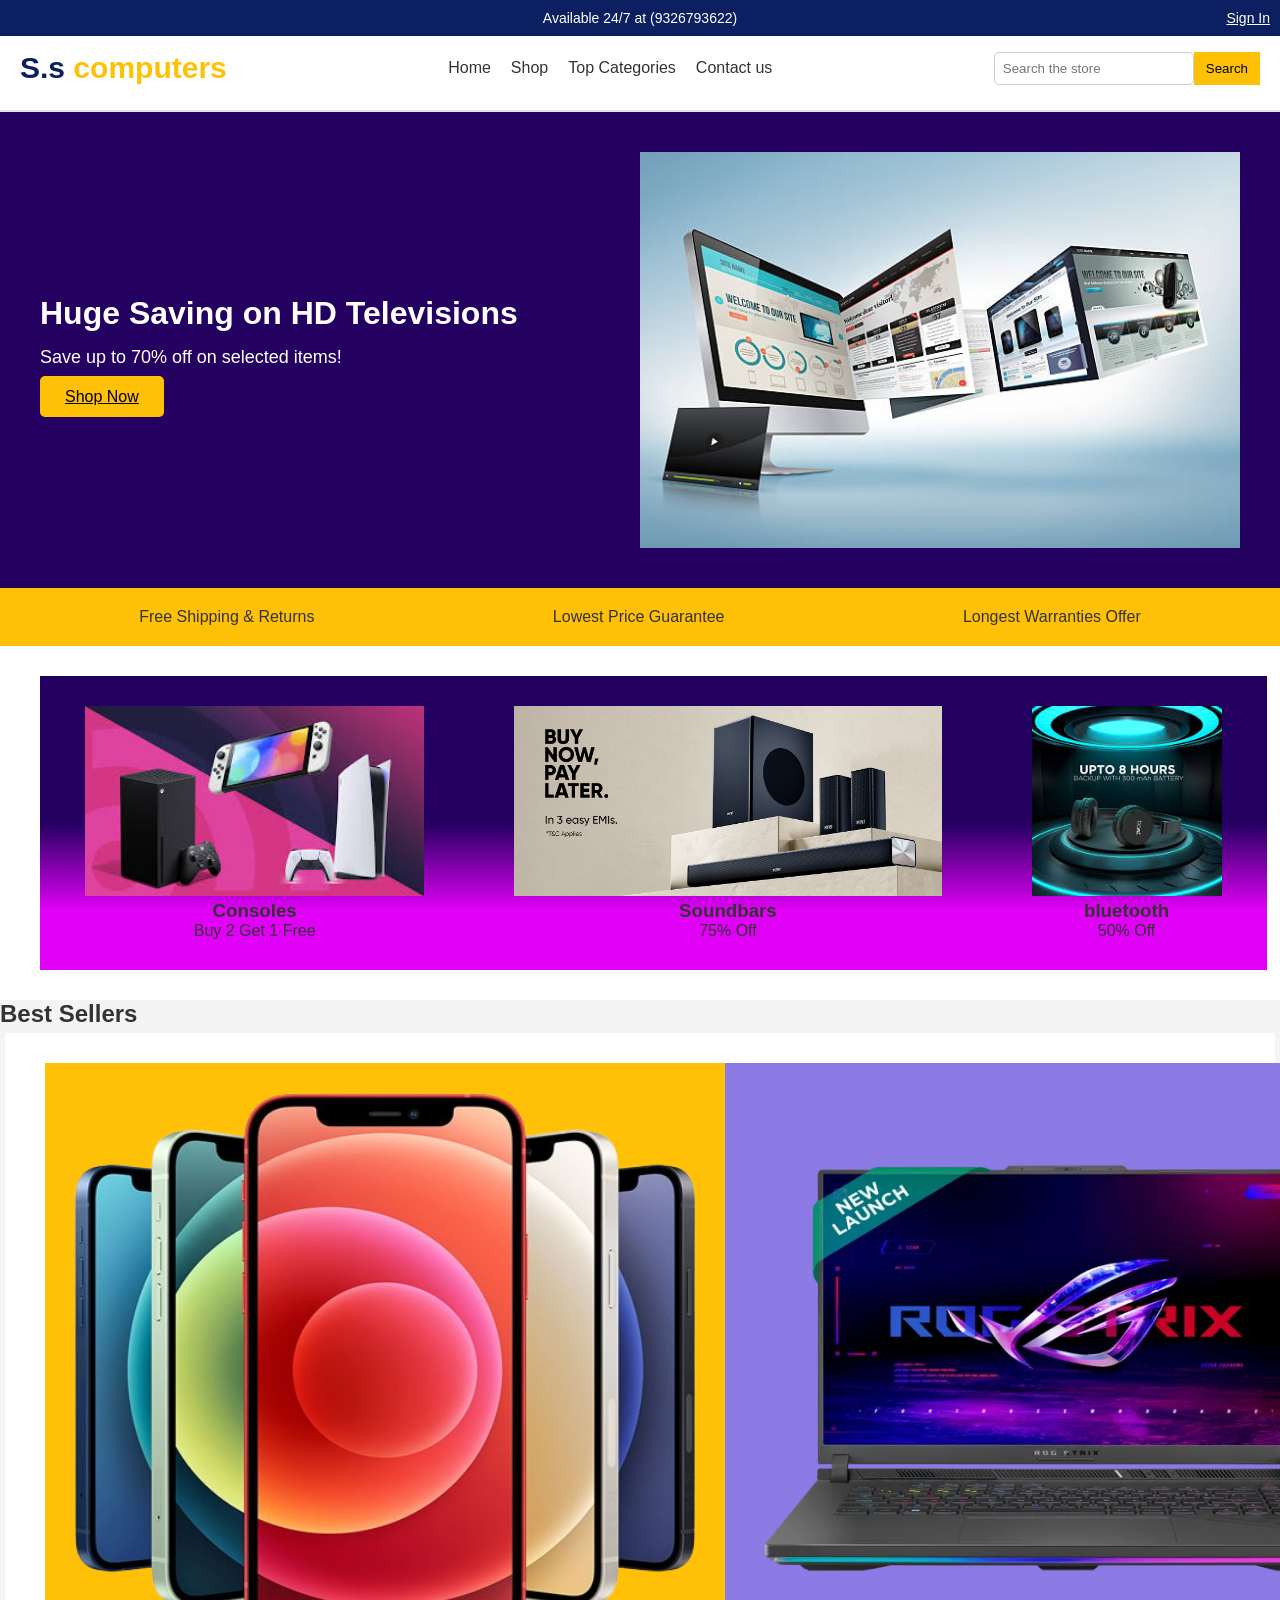
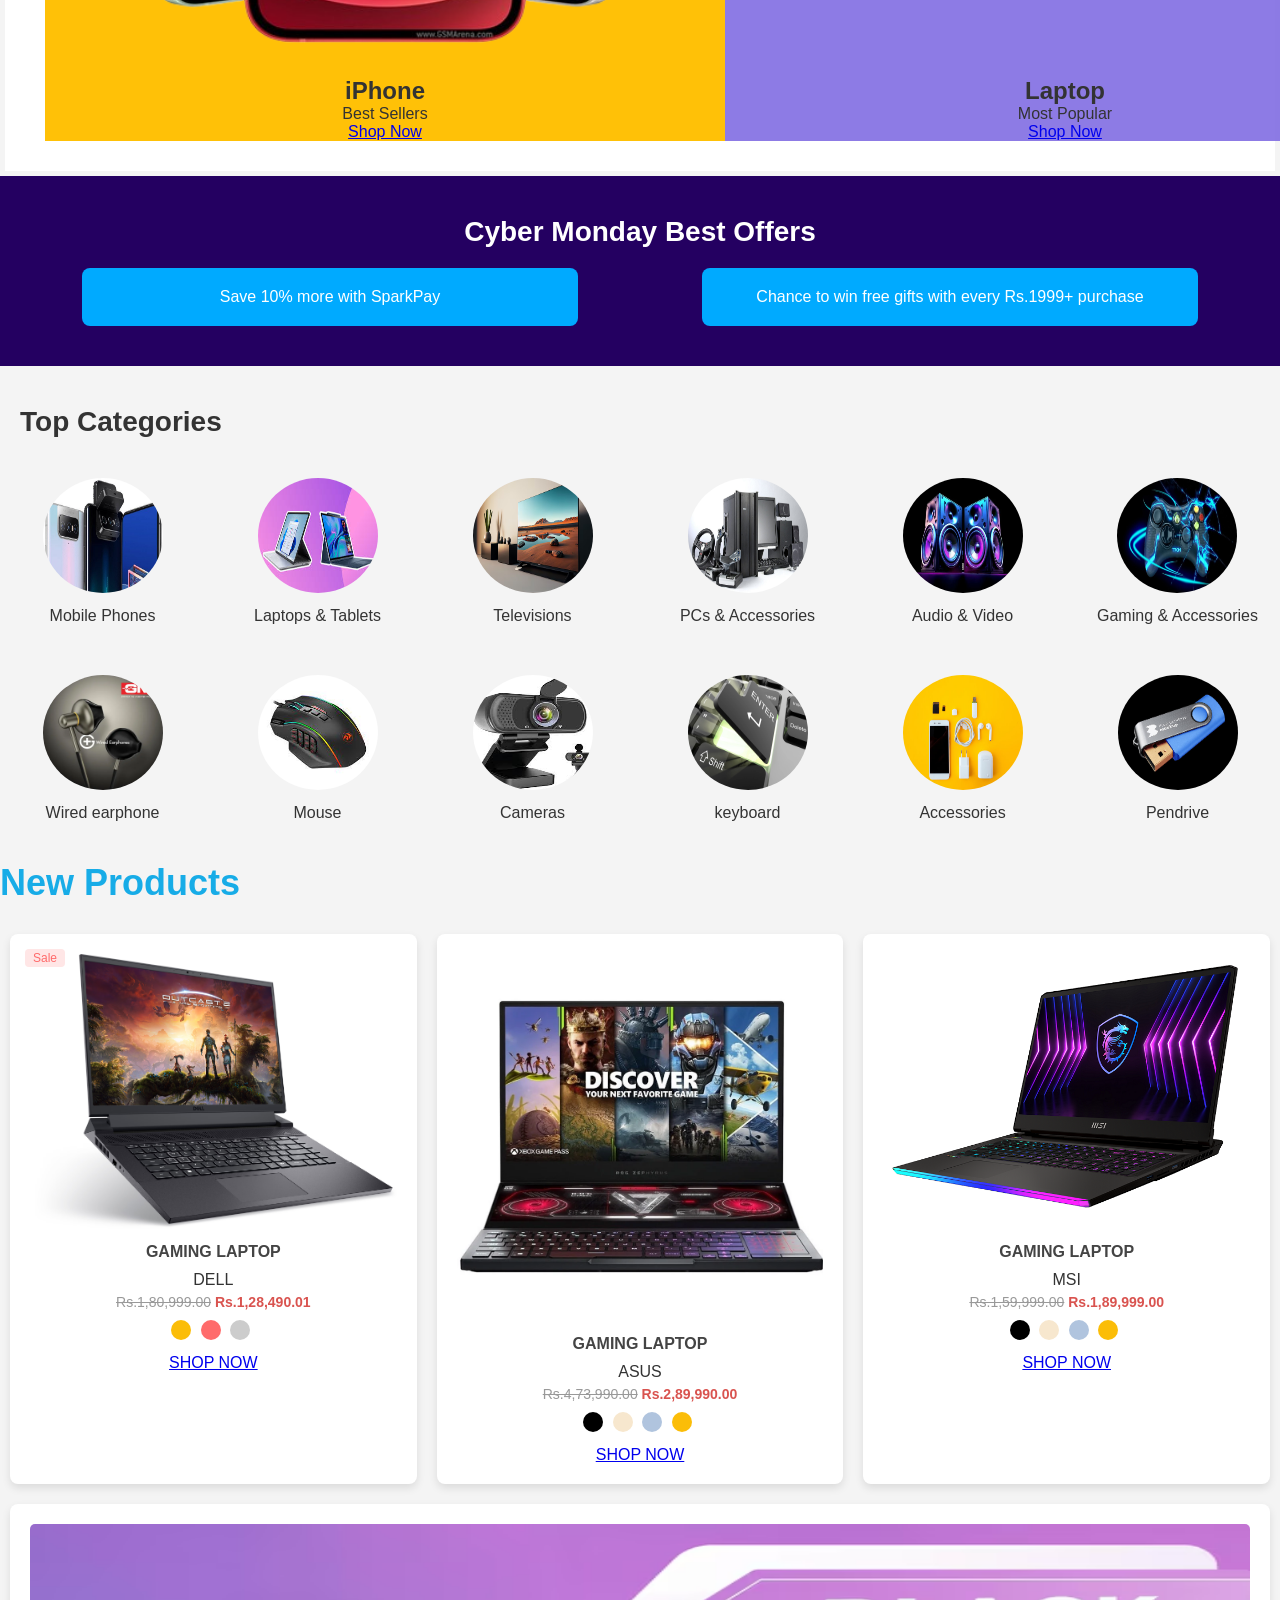
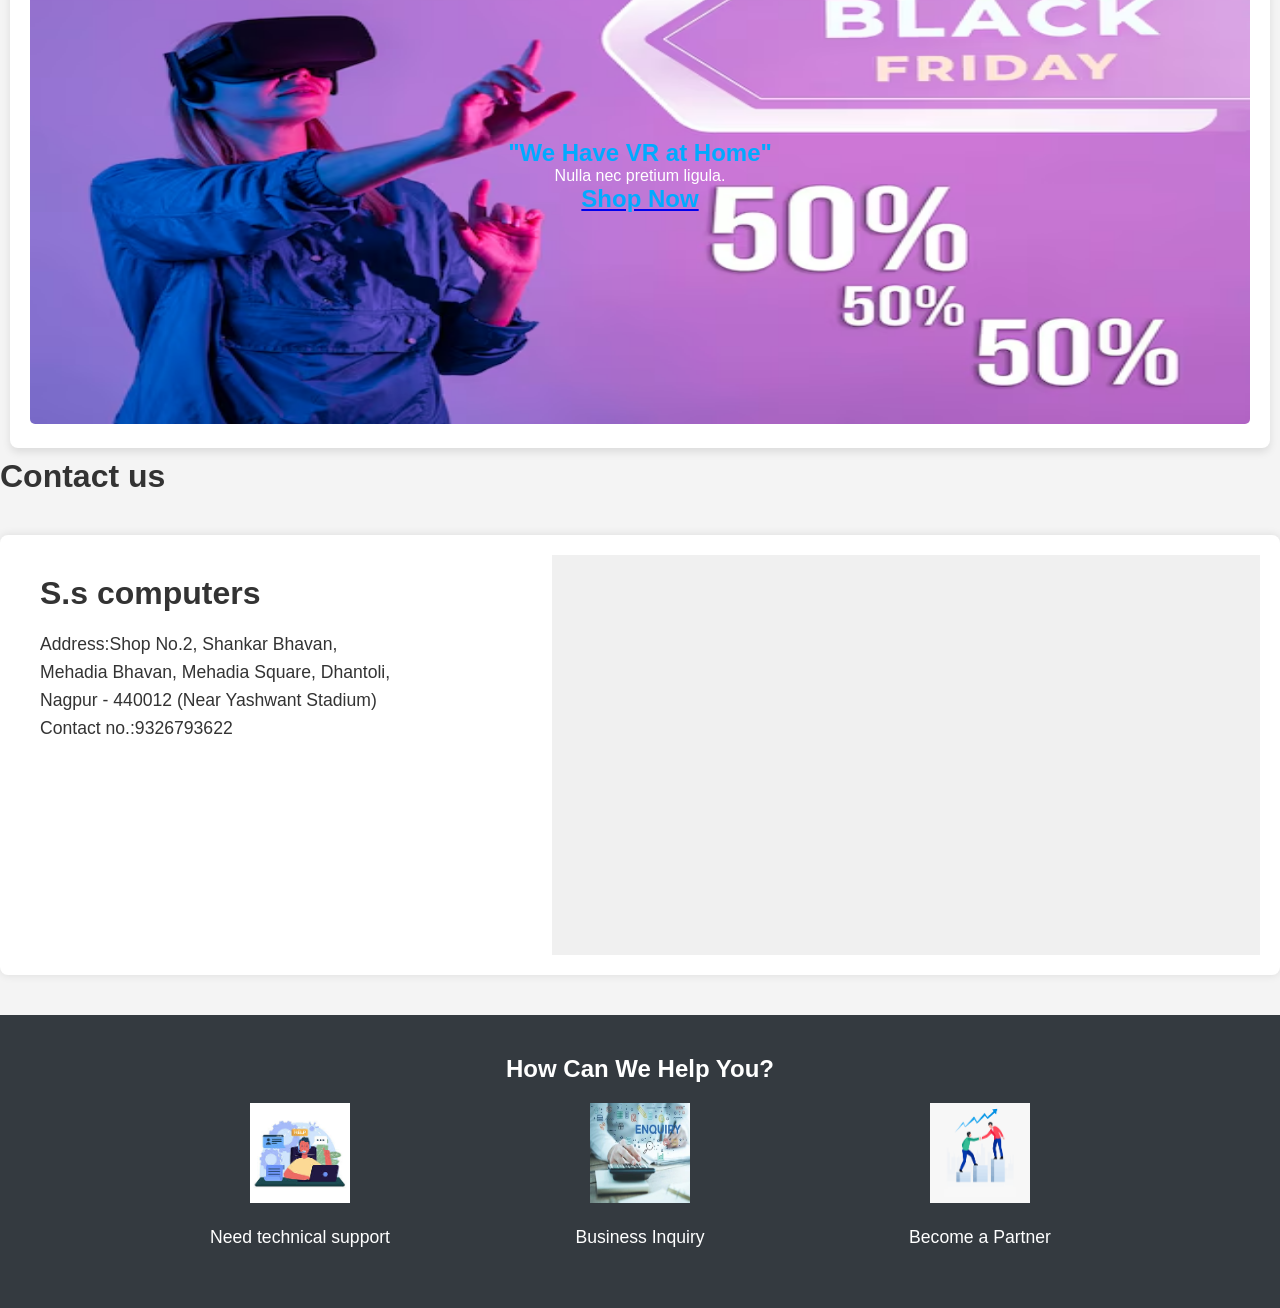
<file: index.html>
<!DOCTYPE html>
<html lang="en">
<head>
    <meta charset="UTF-8">
    <meta name="viewport" content="width=device-width, initial-scale=1.0">
    <title>s.s computers</title>
    <link rel="icon" type="image/png" href="[data-uri]">
    <link rel="shortcut icon" type="image/png" href="[data-uri]">
    <link rel="stylesheet" href="style.css">
</head>
<body>
    <!-- Header Section -->
    <header class="header" id="header">
        <div class="top-header">
            <p>Available 24/7 at (9326793622)</p>
            <div class="header-links">
               <a href="form.html">Sign In</a>    
                
        </div>
        </div>
        <div class="main-header">
            <h2 class="logo">S.s<span> computers</span></h2>
            <button class="hamburger-menu" id="hamburgerBtn">
                <span></span>
                <span></span>
                <span></span>
            </button>
            <nav class="main-nav" id="navMenu">
                <ul>
                    <li><a href="#header">Home</a></li>
                    <li><a href="#shop">Shop</a></li>
                    <li><a href="#top-categories">Top Categories</a></li>
                    <li><a href="#contact">Contact us</a></li>
                </ul>   
            </nav>
            <div class="search-bar">
                <input type="text" placeholder="Search the store">
                <button>Search</button>
            </div>
        </div>
    </header>

    <!-- Main Banner -->
    <section class="main-banner">
        <div class="banner-content">
            <h2>Huge Saving on HD Televisions</h2>
            <p>Save up to 70% off on selected items!</p>
            <a href="Televisionn.html" class="btn">Shop Now</a>
        </div>
        <img src="tv-banner.jpg" alt="HD Televisions">
    </section>

    <!-- Guarantees and Services -->
    <section class="services">
        <div class="service-item">
            <p>Free Shipping & Returns</p>
        </div>
        <div class="service-item">
            <p>Lowest Price Guarantee</p>
        </div>
        <div class="service-item">
            <p>Longest Warranties Offer</p>
        </div>
    </section>

    <!-- Product Offers Section -->
    <section class="product-offers">
        <div class="offer-item">
            <img src="console.jpg" alt="Console">
            <h3>Consoles</h3>
            <p>Buy 2 Get 1 Free</p>
        </div>
        <div class="offer-item">
            <img src="soundbar.jpg" alt="Soundbar">
            <h3>Soundbars</h3>
            <p>75% Off</p>
        </div>
        <div class="offer-item">
            <img src="bluetooth.jpg" alt="bluetooth">
            <h3>bluetooth</h3>
            <p>50% Off</p>
        </div>
    </section>
    <!-- Best Sellers / Shop Section -->
    <h2>Best Sellers</h2>
    <section class="best-sellers" id="shop">
        <div class="product1">
            <img src="ePhoneX.jpg.png" alt="iPhone 16">
            <h1>iPhone </h1>
            <p>Best Sellers</p>
            <a href="i phone.html" class="btn">Shop Now</a> 
            </div>
        <div class="product2">
            <img src="L1.JPG" alt="Laptop">
            <h1>Laptop</h1>
            <p>Most Popular</p>
            <a href="laptop12.html" class="btn">Shop Now</a>
    </div>
    </section>

    <!-- Footer -->
    <footer class="footer">
    </footer>
 
        <!-- Cyber Monday Banner -->
        <section class="cyber-monday">
            <h2>Cyber Monday Best Offers</h2>
            <div class="offers-banner">
                <div class="offer-box">
                    <p>Save 10% more with SparkPay</p>
                </div>
                <div class="offer-box">
                    <p>Chance to win free gifts with every Rs.1999+ purchase</p>
                </div>
            </div>
        </section>
    
        <!-- Top Categories Section -->
        <section class="top-categories" id="top-categories"> 
            <h2>Top Categories</h2>
            <div class="categories-grid">
                <div class="category-item">
                    <img src="mobile-phones.jpg" alt="Mobile Phones">
                    <p>Mobile Phones</p>
                </div>
                <div class="category-item">
                    <img src="laptops-tablets.jpg" alt="Laptops & Tablets">
                    <p>Laptops & Tablets</p>
                </div>
                <div class="category-item">
                    <img src="televisions.jpg" alt="Televisions">
                    <p>Televisions</p>
                </div>
                <div class="category-item">
                    <img src="pc-accessories.jpg" alt="PCs & Accessories">
                    <p>PCs & Accessories</p>
                </div>
                <div class="category-item">
                    <img src="audio-video.jpg" alt="Audio & Video">
                    <p>Audio & Video</p>
                </div>
                <div class="category-item">
                    <img src="gaming.jpg" alt="Gaming & Accessories">
                    <p>Gaming & Accessories</p>
                </div>
                <div class="category-item">
                    <img src="wired earphone.jpg" alt="wired earphone">
                    <p>Wired earphone</p>
                </div>
                <div class="category-item">
                    <img src="mouse.jpg" alt="mouse">
                    <p>Mouse</p>
                </div>
                <div class="category-item">
                    <img src="cameras.jpg" alt="Cameras">
                    <p>Cameras</p>
                </div>
                <div class="category-item">
                    <img src="key board.jpg" alt="key board">
                    <p>keyboard</p>
                </div>
                <div class="category-item">
                    <img src="accessories.jpg" alt="Accessories">
                    <p>Accessories</p>
                </div>
                <div class="category-item">
                    <img src="Pendrive.jpg" alt="Pendrive">
                    <p>Pendrive</p>
                </div>
            </div>
        </section>    
        <div class="new-products-container">
            <header>
                <h1>New Products</h1>
            </header>
            <div class="new-products">
                <div class="product sale">
                    <img src="laptop1.jpg" alt="Product 1">
                    <div class="product-info">
                        <h3>GAMING LAPTOP</h3>
                        <p>DELL</p>
                        <p class="price"><s>Rs.1,80,999.00</s> <span class="current-price">Rs.1,28,490.01</span></p>
                        <div class="color-options">
                            <span class="color" style="background-color: #fbbd08;"></span>
                            <span class="color" style="background-color: #ff6b6b;"></span>
                            <span class="color" style="background-color: #cccccc;"></span>
                        </div>
                        <a href="DELL.HTML" button class="add-to-cart">SHOP NOW</button></a>
                    </div>
                </div>
                <div class="product">
                    <img src="laptop2.jpg" alt="Product 2">
                    <div class="product-info">
                        <h3>GAMING LAPTOP</h3>
                        <p>ASUS</p>
                        <p class="price"><s>Rs.4,73,990.00</s> <span class="current-price">Rs.2,89,990.00</span></p>
                        <div class="color-options">
                            <span class="color" style="background-color: #000000;"></span>
                            <span class="color" style="background-color: #f7e7ce;"></span>
                            <span class="color" style="background-color: #b0c4de;"></span>
                            <span class="color" style="background-color: #fbbd08;"></span>
                        </div>
                        <a href="ROG.html" button class="add-to-cart">SHOP NOW</button></a>
                    </div>
                </div>
                <div class="product">
                    <img src="laptop3.jpg" alt="Product 3">
                    <div class="product-info">
                        <h3>GAMING LAPTOP</h3>
                        <p>MSI</p>
                        <p class="price"><s>Rs.1,59,999.00</s> <span class="current-price">Rs.1,89,999.00</span></p>
                        <div class="color-options">
                            <span class="color" style="background-color: #000000;"></span>
                            <span class="color" style="background-color: #f7e7ce;"></span>
                            <span class="color" style="background-color: #b0c4de;"></span>
                            <span class="color" style="background-color: #fbbd08;"></span>
                        </div>
                        <a href="MSI.HTML" button class="add-to-cart">SHOP NOW</button> </a>
                    </div>
                </div>
                <div class="promo">
                    <img src="vr.jpg" alt="VR Promo">
                    <div class="promo-text">
                        <h2>"We Have VR at Home"</h2>
                        <p>Nulla nec pretium ligula.</p>
                        <a href="vr.html" class="btn"><h2>Shop Now<h2></a>
                    </div>
                </div>
            </div>
        </div>
        <h1>Contact us</h1>
        <div class="container" id="contact">
            <!-- Left Section -->
            <div class="left-section">
                <h1>S.s computers</h1><br>
                <p>Address:Shop No.2, Shankar Bhavan, <br>Mehadia Bhavan, Mehadia Square, Dhantoli,<br> Nagpur - 440012 (Near Yashwant Stadium)<br>Contact no.:9326793622</p><br>
                
    
            
            </div>
    
            <!-- Right Section: Embedded Google Map -->
            <div class="right-section">
                <iframe src="https://www.google.com/maps/embed?pb=!1m18!1m12!1m3!1d3733.927909408252!2d79.07350637436358!3d21.145800685586215!2m3!1f0!2f0!3f0!3m2!1i1024!2i768!4f13.1!3m3!1m2!1s0x3bd4c062d2d55555%3A0xe555d5b7a4b2df8!2sS.S.%20Computers%2C%20Nagpur!5e0!3m2!1sen!2sin!4v1697465826201!5m2!1sen!2sin" allowfullscreen=""></iframe>
            </div>
        </div>
    
        <section class="help-options">
            <h2>How Can We Help You?</h2>
            <div class="help-grid">
                <div class="help-item">
                    <a href="#"><img src="help-icon.jpg" alt="Help icon"></a>
                    <p>Need technical support</p>
                </div>
                <div class="help-item">
                    <a href="#"><img src="business-icon.jpg" alt="Business icon"></a>
                    <p>Business Inquiry</p>
                </div>
                <div class="help-item">
                    <a href="#"><img src="publisher-icon.jpg" alt="Publisher icon"></a>
                    <p>Become a Partner</p>
                </div>
            </div>
        </section>
    
    <script>
        // Hamburger Menu Toggle
        const hamburgerBtn = document.getElementById('hamburgerBtn');
        const navMenu = document.getElementById('navMenu');

        hamburgerBtn.addEventListener('click', function() {
            navMenu.classList.toggle('active');
            hamburgerBtn.classList.toggle('active');
        });

        // Close menu when a link is clicked
        const navLinks = navMenu.querySelectorAll('a');
        navLinks.forEach(link => {
            link.addEventListener('click', function() {
                navMenu.classList.remove('active');
                hamburgerBtn.classList.remove('active');
            });
        });
    </script>
</body>
</html>
</file>
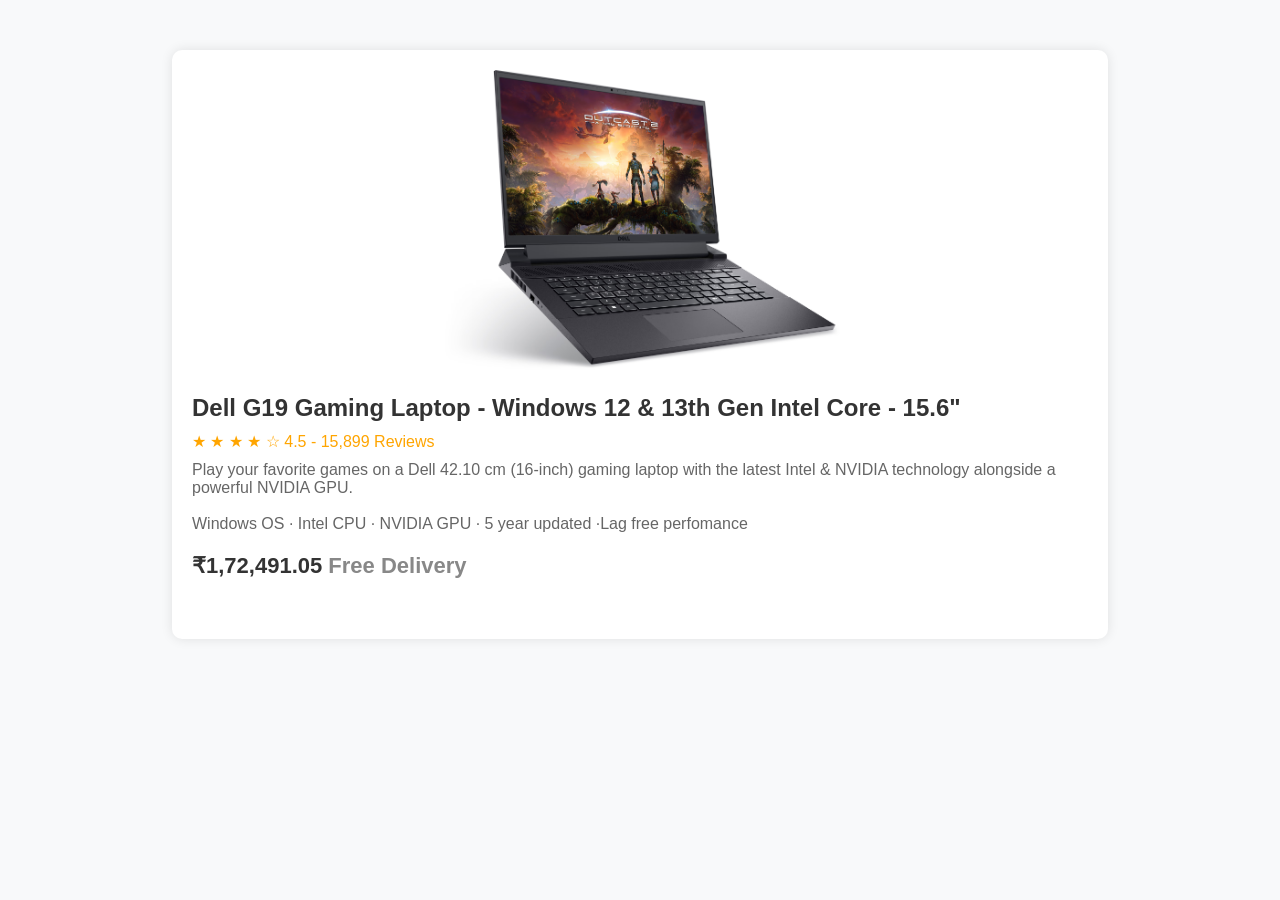
<file: DELL.HTML>
<!DOCTYPE html>
<html lang="en">
<head>
    <meta charset="UTF-8">
    <meta name="viewport" content="width=device-width, initial-scale=1.0">
    <title>Dell G15 Gaming Laptop</title>
    <style>
        body {
            font-family: Arial, sans-serif;
            background-color: #f8f9fa;
            margin: 0;
            padding: 0;
        }
        .product-container {
            width: 70%;
            margin: 50px auto;
            background-color: #fff;
            box-shadow: 0px 0px 12px rgba(0, 0, 0, 0.1);
            border-radius: 10px;
            padding: 20px;
        }
        .product-image {
            text-align: center;
        }
        .product-image img {
            width: 80%;
            max-width: 400px;
            border-radius: 8px;
        }
        .product-info {
            padding: 20px 0;
        }
        .product-title {
            font-size: 24px;
            font-weight: bold;
            margin-bottom: 10px;
            color: #333;
        }
        .product-rating {
            color: #ffa500;
            margin-bottom: 10px;
        }
        .product-description {
            font-size: 16px;
            color: #666;
            margin-bottom: 20px;
        }
        .product-price {
            font-size: 22px;
            font-weight: bold;
            color: #333;
            margin-bottom: 20px;
        }
        .product-price span {
            color: #888;
        }
        .product-link {
            font-size: 16px;
            color: #007bff;
            text-decoration: none;
        }
        .product-link:hover {
            text-decoration: underline;
        }
    </style>
</head>
<body>

    <div class="product-container">
        <div class="product-image">
            <img src="laptop1.jpg" alt="Dell G15 Gaming Laptop">
        </div>
        <div class="product-info">
            <div class="product-title">Dell G19 Gaming Laptop - Windows 12 & 13th Gen Intel Core - 15.6"</div>
            <div class="product-rating">★ ★ ★ ★ ☆ 4.5 - 15,899 Reviews</div>
            <div class="product-description">
                Play your favorite games on a Dell 42.10 cm (16-inch) gaming laptop with the latest Intel & NVIDIA technology alongside a powerful NVIDIA GPU.
                <br><br>
                Windows OS · Intel CPU · NVIDIA GPU · 5 year updated ·Lag free perfomance
            </div>
            <div class="product-price">₹1,72,491.05 <span>Free Delivery</span></div>
           
        </div>
    </div>

</body>
</html>
</file>
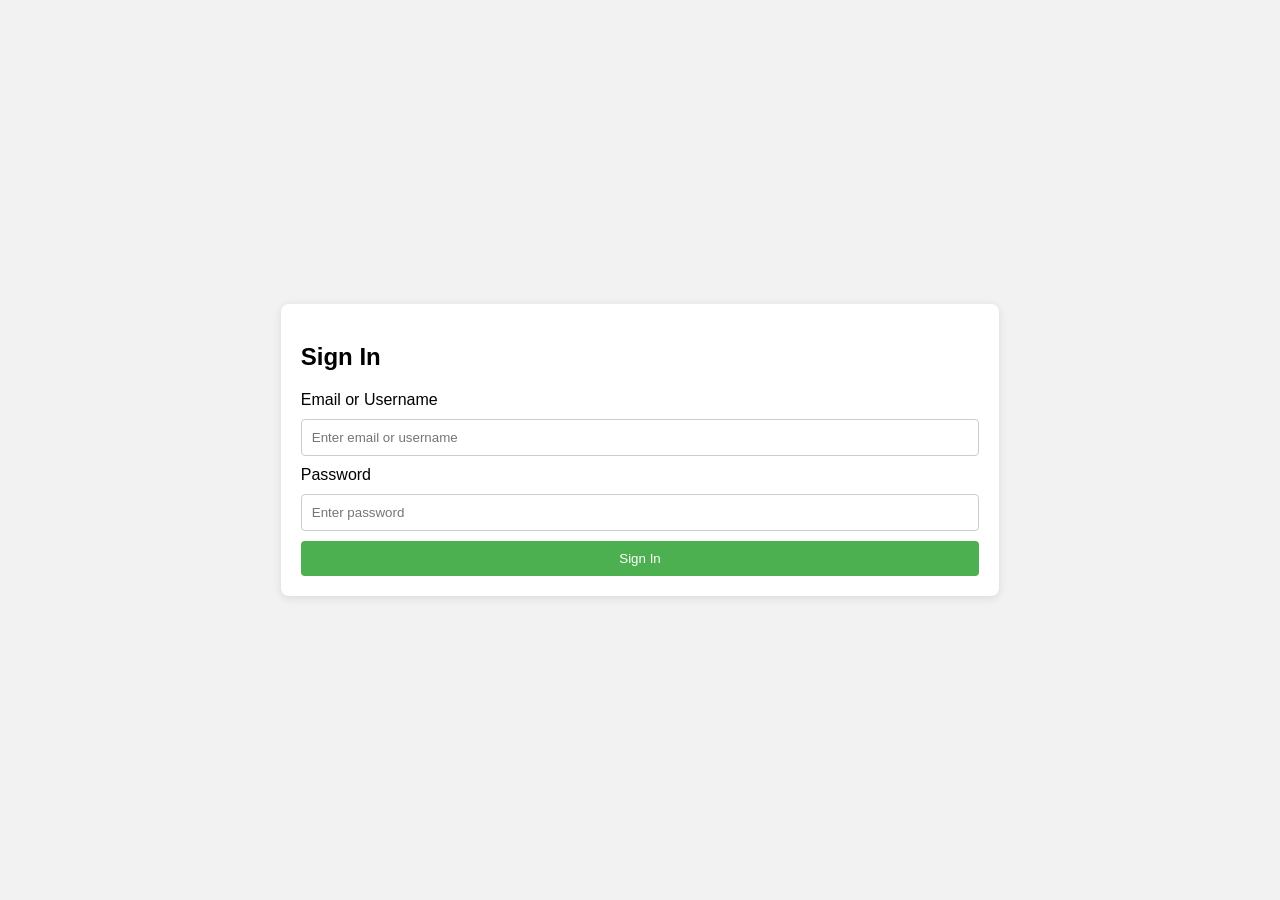
<file: form.html>
<!DOCTYPE html>
<html lang="en">
<head>
    <meta charset="UTF-8">
    <meta name="viewport" content="width=device-width, initial-scale=1.0">
    <title>Sign In</title>
    <style>
        body {
            font-family: Arial, sans-serif;
            background-color: #f2f2f2;
            display: flex;
            justify-content: center;
            align-items: center;
            height: 100vh;
            margin: 0;
        }
        .signin-container {
            background-color: #fff;
            padding: 20px;
            border-radius: 8px;
            box-shadow: 0 2px 10px rgba(0, 0, 0, 0.1);
        }
        .signin-container h2 {
            margin-bottom: 20px;
        }
        .signin-container input[type="text"],
        .signin-container input[type="password"] {
            width: 100%;
            padding: 10px;
            margin: 10px 0;
            border: 1px solid #ccc;
            border-radius: 4px;
            box-sizing: border-box;
        }
        .signin-container input[type="submit"] {
            background-color: #4CAF50;
            color: white;
            padding: 10px 15px;
            border: none;
            border-radius: 4px;
            cursor: pointer;
            width: 100%;
        }
        .signin-container input[type="submit"]:hover {
            background-color: #45a049;
        }
        .message {
            margin-top: 20px;
            padding: 10px;
            color: #fff;
            background-color: #4CAF50;
            border-radius: 4px;
            display: none;
        }
    </style>
</head>
<body>

    <div class="signin-container">
        <h2>Sign In</h2>
        <form id="loginForm">
            <label for="email">Email or Username</label>
            <input type="text" id="email" name="email" placeholder="Enter email or username" required>

            <label for="password">Password</label>
            <input type="password" id="password" name="password" placeholder="Enter password" required>

            <input type="submit" value="Sign In">
        </form>

        <div class="message" id="successMessage">
            Login successfully created!
        </div>
    </div>

    <script>
        // JavaScript to handle form submission
        document.getElementById("loginForm").addEventListener("submit", function(event) {
            event.preventDefault(); // Prevent the default form submission

            // Simulate a successful login
            const email = document.getElementById("email").value;
            const password = document.getElementById("password").value;

            if (email && password) {
                // Display success message
                document.getElementById("successMessage").style.display = "block";

                // You can clear the form or perform other actions here
                document.getElementById("loginForm").reset();
            }
        });
    </script>

</body>
</html>
</file>
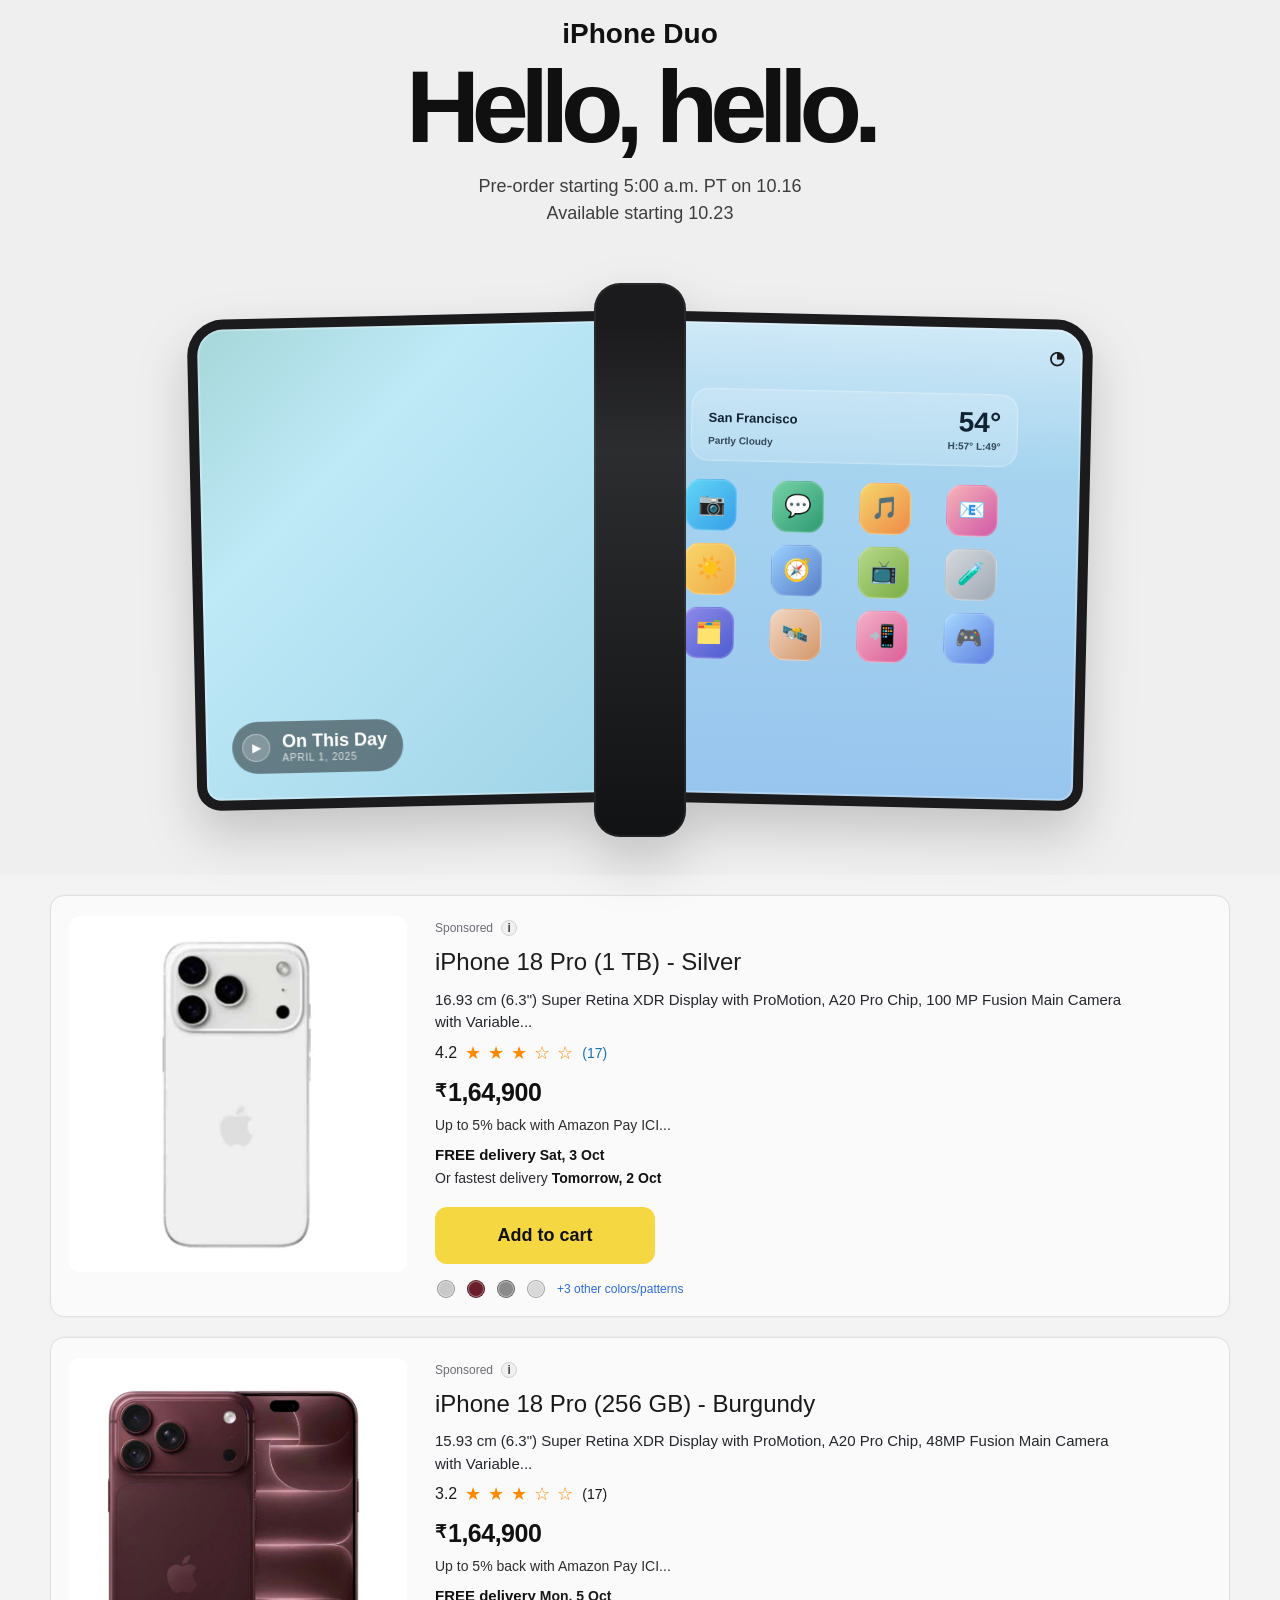
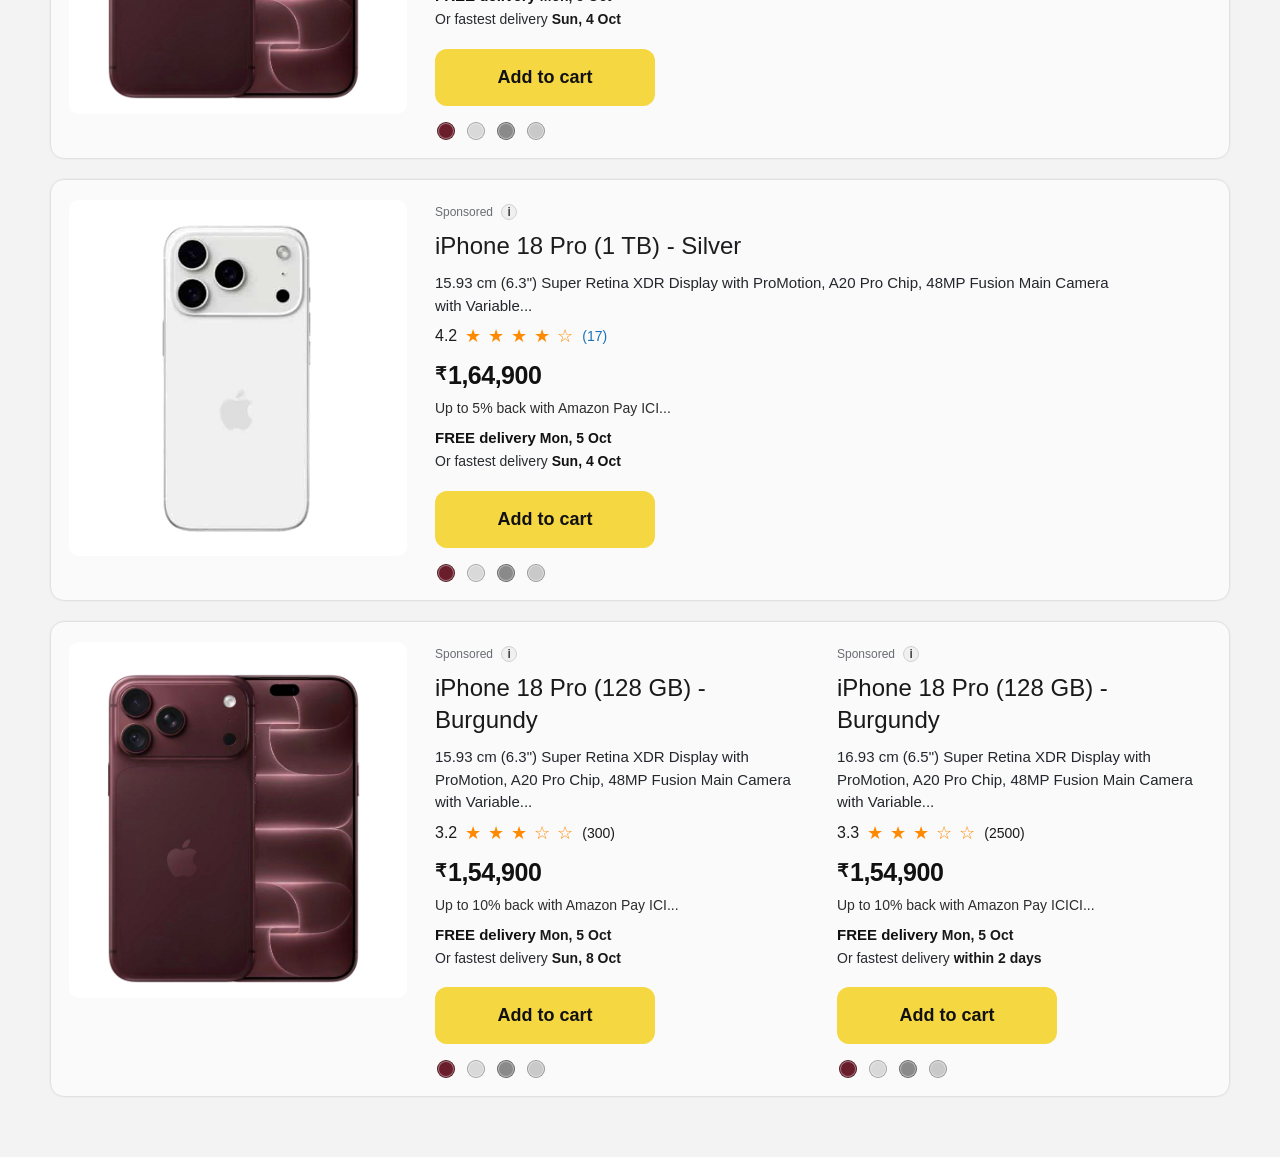
<file: i phone.html>
<!DOCTYPE html>
<html lang="en">
<head>
    <meta charset="UTF-8" />
    <meta name="viewport" content="width=device-width, initial-scale=1.0" />
    <title>iPhone Product Listing</title>
    <style>
        * {
            box-sizing: border-box;
        }

        body {
            margin: 0;
            background: #f3f3f3;
            font-family: Arial, Helvetica, sans-serif;
            color: #111;
        }

        .duo-hero {
            background: #efefef;
            text-align: center;
            padding: 18px 0 0;
            font-family: Arial, Helvetica, sans-serif;
        }

        .duo-kicker {
            font-size: 28px;
            font-weight: 700;
            color: #111;
            margin-bottom: 8px;
        }

        .duo-title {
            margin: 0;
            font-size: clamp(56px, 8vw, 172px);
            line-height: 0.95;
            letter-spacing: -0.08em;
            font-weight: 700;
            color: #101010;
        }

        .duo-subtitle {
            margin: 18px 0 0;
            font-size: 18px;
            line-height: 1.5;
            color: #3d3d3d;
            font-weight: 500;
        }

        .duo-device-wrap {
            width: 100%;
            display: flex;
            justify-content: center;
            padding-top: 18px;
        }

        .duo-device {
            position: relative;
            width: min(980px, 80vw);
            height: 630px;
            display: flex;
            align-items: center;
            justify-content: center;
            filter: drop-shadow(0 24px 25px rgba(0, 0, 0, 0.18));
        }

        .duo-screen {
            position: relative;
            width: 48%;
            height: 78%;
            background: #e8f3fa;
            border: 10px solid #1b1b1d;
            border-radius: 36px 36px 24px 24px;
            overflow: hidden;
            box-shadow: inset 0 0 0 2px rgba(255,255,255,0.25);
        }

        .left-screen {
            transform: translateX(22px) rotate(-1.3deg);
            border-right: 7px solid #1b1b1d;
            background: linear-gradient(135deg, #a6d7d9 0%, #bee9f7 30%, #9dd2e6 100%);
        }

        .right-screen {
            transform: translateX(-22px) rotate(1.3deg);
            border-left: 7px solid #1b1b1d;
            background: linear-gradient(180deg, #cfe9f7 0%, #a6d4ef 30%, #98c5ee 100%);
        }

        .duo-hinge {
            position: absolute;
            width: 92px;
            height: 88%;
            border-radius: 26px;
            background: linear-gradient(180deg, #1b1b1d 8%, #2c2d2f 30%, #111214 100%);
            box-shadow: inset 0 0 0 2px rgba(255,255,255,0.06);
            z-index: 2;
        }

        .portrait-photo {
            position: absolute;
            inset: 0;
            background-image: url('https://images.unsplash.com/photo-1524504388940-b1c1722653e1?auto=format&fit=crop&w=1200&q=80');
            background-size: cover;
            background-position: center;
            filter: saturate(1.05) brightness(1.02);
        }

        .day-pill {
            position: absolute;
            left: 26px;
            bottom: 26px;
            display: flex;
            align-items: center;
            gap: 12px;
            padding: 10px 16px 10px 10px;
            background: rgba(15, 15, 15, 0.48);
            border-radius: 999px;
            backdrop-filter: blur(2px);
            color: #fff;
        }

        .play-btn {
            width: 28px;
            height: 28px;
            display: inline-flex;
            align-items: center;
            justify-content: center;
            border-radius: 50%;
            background: rgba(255,255,255,0.2);
            font-size: 12px;
            border: 1px solid rgba(255,255,255,0.38);
        }

        .day-copy {
            display: flex;
            flex-direction: column;
            align-items: flex-start;
            line-height: 1.15;
        }

        .day-copy strong {
            font-size: 18px;
        }

        .day-copy small {
            font-size: 10px;
            opacity: 0.8;
            letter-spacing: 0.08em;
        }

        .status-row {
            display: flex;
            justify-content: space-between;
            align-items: center;
            padding: 18px 18px 8px;
            font-size: 13px;
            color: #1d1d1d;
            font-weight: 600;
        }

        .mini-icons {
            font-size: 18px;
        }

        .weather-card {
            margin: 18px auto 0;
            width: 72%;
            background: rgba(255,255,255,0.18);
            border: 1px solid rgba(255,255,255,0.25);
            border-radius: 18px;
            padding: 14px 16px;
            box-shadow: inset 0 0 0 1px rgba(255,255,255,0.08);
            color: #112332;
        }

        .weather-header,
        .weather-meta {
            display: flex;
            justify-content: space-between;
            align-items: center;
            font-size: 12px;
            font-weight: 600;
        }

        .weather-header {
            font-size: 13px;
            margin-bottom: 4px;
        }

        .weather-header span:last-child {
            font-size: 28px;
            line-height: 1;
            font-weight: 700;
        }

        .weather-meta {
            font-size: 10px;
            opacity: 0.8;
        }

        .app-grid {
            display: grid;
            grid-template-columns: repeat(4, minmax(42px, 1fr));
            gap: 12px;
            width: 74%;
            margin: 18px auto 0;
        }

        .app {
            width: 52px;
            height: 52px;
            border-radius: 16px;
            display: grid;
            place-items: center;
            font-size: 22px;
            background: rgba(255,255,255,0.22);
            border: 1px solid rgba(255,255,255,0.18);
            box-shadow: inset 0 0 0 1px rgba(255, 255, 255, 0.12);
        }

        .a1 { background: linear-gradient(135deg, #62d5f5, #359ee8); }
        .a2 { background: linear-gradient(135deg, #76d1a6, #2d9a72); }
        .a3 { background: linear-gradient(135deg, #f5d56b, #ef8a47); }
        .a4 { background: linear-gradient(135deg, #f7b4b7, #d057a7); }
        .a5 { background: linear-gradient(135deg, #f8d76a, #f0a948); }
        .a6 { background: linear-gradient(135deg, #9ad1ff, #577dc7); }
        .a7 { background: linear-gradient(135deg, #b7d88b, #79ad42); }
        .a8 { background: linear-gradient(135deg, #d6d9dd, #9fa8b4); }
        .a9 { background: linear-gradient(135deg, #8f8ae9, #4d5dd0); }
        .a10 { background: linear-gradient(135deg, #f1d8c4, #d49669); }
        .a11 { background: linear-gradient(135deg, #f4b1c9, #db5d97); }
        .a12 { background: linear-gradient(135deg, #a6d8ff, #5d7de0); }

        .page {
            max-width: 1280px;
            margin: 0 auto;
            padding: 20px 0 40px;
        }

        .product-card {
            display: flex;
            align-items: flex-start;
            gap: 28px;
            background: #fafafa;
            border: 1px solid #dfe1e5;
            border-radius: 14px;
            padding: 20px 18px 18px 18px;
            margin: 0 auto 20px;
            width: 100%;
            max-width: 1180px;
            box-shadow: 0 0 0 1px rgba(0,0,0,0.02);
        }

        .product-visual {
            width: 338px;
            min-width: 338px;
            height: 356px;
            display: flex;
            align-items: center;
            justify-content: center;
            background: transparent;
            border-radius: 10px;
            overflow: hidden;
        }

        .phone-shot {
            width: 100%;
            height: 100%;
            object-fit: cover;
            transform: scale(1.02);
            filter: saturate(0.95) contrast(1.04);
        }

        .product-info {
            flex: 1;
            min-width: 0;
            padding-top: 2px;
        }

        .sponsored-row {
            display: flex;
            align-items: center;
            gap: 8px;
            color: #6b6d74;
            font-size: 12px;
            margin: 2px 0 10px 0;
        }

        .sponsored-row .info-icon {
            width: 16px;
            height: 16px;
            display: inline-flex;
            align-items: center;
            justify-content: center;
            border-radius: 50%;
            background: #f0f0f0;
            color: #4a4a4a;
            font-size: 12px;
            border: 1px solid #d2d2d2;
            font-weight: bold;
        }

        .product-title {
            margin: 0 0 10px;
            font-size: 24px;
            line-height: 1.35;
            font-weight: 500;
            color: #1d1d1f;
        }

        .product-desc {
            margin: 0 0 8px;
            color: #23262c;
            font-size: 15px;
            line-height: 1.5;
            max-width: 700px;
        }

        .rating-row {
            display: flex;
            align-items: center;
            gap: 8px;
            margin: 0 0 16px;
            color: #3d3d3d;
            font-size: 14px;
        }

        .stars {
            color: #ff8a00;
            letter-spacing: 1px;
            font-size: 18px;
        }

        .rating-value {
            font-size: 16px;
            color: #1d1d1f;
        }

        .rating-count {
            color: #1a73bb;
            font-size: 14px;
        }

        .price-box {
            margin-top: 10px;
            margin-bottom: 12px;
        }

        .currency {
            font-size: 18px;
            font-weight: 700;
            vertical-align: top;
            margin-right: 2px;
        }

        .price {
            font-size: 25px;
            line-height: 1;
            font-weight: 700;
            letter-spacing: -0.5px;
            color: #111;
        }

        .offer {
            display: block;
            margin: 8px 0 6px;
            color: #2d2d2d;
            font-size: 14px;
        }

        .offer strong {
            color: #111;
        }

        .delivery {
            margin: 10px 0 18px;
            color: #292b30;
            font-size: 14px;
            line-height: 1.6;
        }

        .delivery strong {
            font-size: 15px;
            color: #111;
        }

        .delivery .day {
            color: #111;
            font-weight: 700;
        }

        .cta-wrap {
            margin-top: 12px;
        }

        .add-to-cart {
            display: inline-block;
            min-width: 220px;
            padding: 18px 24px;
            border: 0;
            border-radius: 12px;
            background: #f5d742;
            color: #111;
            font-size: 18px;
            font-weight: 600;
            cursor: pointer;
            box-shadow: none;
            transition: 0.2s ease;
        }

        .add-to-cart:hover {
            background: #f0cc2b;
        }

        .color-row {
            display: flex;
            align-items: center;
            gap: 12px;
            margin-top: 16px;
            padding-left: 2px;
        }

        .color-swatch {
            width: 18px;
            height: 18px;
            border-radius: 50%;
            border: 1px solid rgba(0,0,0,0.25);
            background: #111;
            box-shadow: inset 0 0 0 1px rgba(255,255,255,0.4);
        }

        .color-swatch.light {
            background: #c9c9c9;
        }

        .color-swatch.gray {
            background: #8a8a8a;
        }

        .color-swatch.steel {
            background: #d9d9d9;
        }

        .color-swatch.burgundy {
            background: #6a1d2a;
        }

        .more-colors {
            color: #2d6be0;
            font-size: 12px;
            text-decoration: none;
        }

        .product-card[data-color="burgundy"] .product-title,
        .product-card[data-color="burgundy"] .rating-count,
        .product-card[data-color="burgundy"] .delivery .day {
            color: #191919;
        }

        @media (max-width: 980px) {
            .product-card {
                flex-direction: column;
                gap: 18px;
            }

            .product-visual {
                width: 100%;
                min-width: 100%;
                max-width: 440px;
                height: 420px;
                margin: 0 auto;
            }

            .product-info {
                width: 100%;
            }
        }

        @media (max-width: 580px) {
            .page {
                padding: 10px 10px 24px;
            }

            .product-card {
                padding: 14px 12px 16px;
                border-radius: 10px;
            }

            .product-title {
                font-size: 21px;
            }

            .product-desc {
                font-size: 14px;
            }

            .price {
                font-size: 24px;
            }

            .add-to-cart {
                width: 100%;
                min-width: 0;
            }
        }
    </style>
</head>
<body>
    <div class="duo-hero">
        <div class="duo-kicker">iPhone Duo</div>
        <h1 class="duo-title">Hello, hello.</h1>
        <p class="duo-subtitle">Pre-order starting 5:00 a.m. PT on 10.16<br />Available starting 10.23</p>

        <div class="duo-device-wrap">
            <div class="duo-device">
                <div class="duo-screen left-screen">
                    <div class="portrait-photo"></div>
                    <div class="day-pill">
                        <span class="play-btn">▶</span>
                        <div class="day-copy">
                            <strong>On This Day</strong>
                            <small>APRIL 1, 2025</small>
                        </div>
                    </div>
                </div>

                <div class="duo-hinge"></div>

                <div class="duo-screen right-screen">
                    <div class="status-row">
                        <span>9:41</span>
                        <span class="mini-icons">◔</span>
                    </div>

                    <div class="weather-card">
                        <div class="weather-header">
                            <span>San Francisco</span>
                            <span>54°</span>
                        </div>
                        <div class="weather-meta">
                            <span>Partly Cloudy</span>
                            <span>H:57° L:49°</span>
                        </div>
                    </div>

                    <div class="app-grid">
                        <div class="app a1">📷</div>
                        <div class="app a2">💬</div>
                        <div class="app a3">🎵</div>
                        <div class="app a4">📧</div>
                        <div class="app a5">☀️</div>
                        <div class="app a6">🧭</div>
                        <div class="app a7">📺</div>
                        <div class="app a8">🧪</div>
                        <div class="app a9">🗂️</div>
                        <div class="app a10">🛰️</div>
                        <div class="app a11">📲</div>
                        <div class="app a12">🎮</div>
                    </div>
                </div>
            </div>
        </div>
    </div>

    <div class="page">
        <div class="product-card" data-color="silver">
            <div class="product-visual">
                <img class="phone-shot" src="phone-silver.jpg" alt="iPhone 18 Pro silver" />
            </div>

            <div class="product-info">
                <div class="sponsored-row">
                    <span>Sponsored</span>
                    <span class="info-icon">i</span>
                </div>

                <h2 class="product-title">iPhone 18 Pro (1 TB) - Silver</h2>
                <p class="product-desc">16.93 cm (6.3") Super Retina XDR Display with ProMotion, A20 Pro Chip, 100 MP Fusion Main Camera with Variable...</p>

                <div class="rating-row">
                    <span class="rating-value">4.2</span>
                    <span class="stars">★ ★ ★ ☆ ☆</span>
                    <span class="rating-count">(17)</span>
                </div>

                <div class="price-box">
                    <span class="currency">₹</span><span class="price">1,64,900</span>
                </div>

                <div class="offer">Up to 5% back with Amazon Pay ICI...</div>

                <div class="delivery">
                    <strong>FREE delivery</strong> <span class="day">Sat, 3 Oct</span><br />
                    Or fastest delivery <span class="day">Tomorrow, 2 Oct</span>
                </div>

                <div class="cta-wrap">
                    <button class="add-to-cart">Add to cart</button>
                </div>

                <div class="color-row">
                    <span class="color-swatch light" title="Silver"></span>
                    <span class="color-swatch burgundy" title="Burgundy"></span>
                    <span class="color-swatch gray" title="Gray"></span>
                    <span class="color-swatch steel" title="Steel"></span>
                    <a href="#" class="more-colors">+3 other colors/patterns</a>
                </div>
            </div>
        </div>

        <div class="product-card" data-color="burgundy">
            <div class="product-visual">
                <img class="phone-shot" src="phone-burgundy.jpg" alt="iPhone 18 Pro burgundy" />
            </div>

            <div class="product-info">
                <div class="sponsored-row">
                    <span>Sponsored</span>
                    <span class="info-icon">i</span>
                </div>

                <h2 class="product-title">iPhone 18 Pro (256 GB) - Burgundy</h2>
                <p class="product-desc">15.93 cm (6.3") Super Retina XDR Display with ProMotion, A20 Pro Chip, 48MP Fusion Main Camera with Variable...</p>

                <div class="rating-row">
                    <span class="rating-value">3.2</span>
                    <span class="stars">★ ★ ★ ☆ ☆</span>
                    <span class="rating-count">(17)</span>
                </div>

                <div class="price-box">
                    <span class="currency">₹</span><span class="price">1,64,900</span>
                </div>

                <div class="offer">Up to 5% back with Amazon Pay ICI...</div>

                <div class="delivery">
                    <strong>FREE delivery</strong> <span class="day">Mon, 5 Oct</span><br />
                    Or fastest delivery <span class="day">Sun, 4 Oct</span>
                </div>

                <div class="cta-wrap">
                    <button class="add-to-cart">Add to cart</button>
                </div>

                <div class="color-row">
                    <span class="color-swatch burgundy" title="Burgundy"></span>
                    <span class="color-swatch steel" title="Steel"></span>
                    <span class="color-swatch gray" title="Gray"></span>
                    <span class="color-swatch light" title="Silver"></span>
                </div>
            </div>
        </div>
         <div class="product-card" data-color="silver">
            <div class="product-visual">
                <img class="phone-shot" src="phone-silver.jpg" alt="iPhone 18 Pro silver" />
            </div>

            <div class="product-info">
                <div class="sponsored-row">
                    <span>Sponsored</span>
                    <span class="info-icon">i</span>
                </div>

                <h2 class="product-title">iPhone 18 Pro (1 TB) - Silver</h2>
                <p class="product-desc">15.93 cm (6.3") Super Retina XDR Display with ProMotion, A20 Pro Chip, 48MP Fusion Main Camera with Variable...</p>

                <div class="rating-row">
                    <span class="rating-value">4.2</span>
                    <span class="stars">★ ★ ★ ★ ☆</span>
                    <span class="rating-count">(17)</span>
                </div>

                <div class="price-box">
                    <span class="currency">₹</span><span class="price">1,64,900</span>
                </div>

                <div class="offer">Up to 5% back with Amazon Pay ICI...</div>

                <div class="delivery">
                    <strong>FREE delivery</strong> <span class="day">Mon, 5 Oct</span><br />
                    Or fastest delivery <span class="day">Sun, 4 Oct</span>
                </div>

                <div class="cta-wrap">
                    <button class="add-to-cart">Add to cart</button>
                </div>

                <div class="color-row">
                    <span class="color-swatch burgundy" title="Burgundy"></span>
                    <span class="color-swatch steel" title="Steel"></span>
                    <span class="color-swatch gray" title="Gray"></span>
                    <span class="color-swatch light" title="Silver"></span>
                </div>
            </div>
        </div>
         <div class="product-card" data-color="burgundy">
            <div class="product-visual">
                <img class="phone-shot" src="phone-burgundy.jpg" alt="iPhone 18 Pro burgundy" />
            </div>

            <div class="product-info">
                <div class="sponsored-row">
                    <span>Sponsored</span>
                    <span class="info-icon">i</span>
                </div>

                <h2 class="product-title">iPhone 18 Pro (128 GB) - Burgundy</h2>
                <p class="product-desc">15.93 cm (6.3") Super Retina XDR Display with ProMotion, A20 Pro Chip, 48MP Fusion Main Camera with Variable...</p>

                <div class="rating-row">
                    <span class="rating-value">3.2</span>
                    <span class="stars">★ ★ ★ ☆ ☆</span>
                    <span class="rating-count">(300)</span>
                </div>

                <div class="price-box">
                    <span class="currency">₹</span><span class="price">1,54,900</span>
                </div>

                <div class="offer">Up to 10% back with Amazon Pay ICI...</div>

                <div class="delivery">
                    <strong>FREE delivery</strong> <span class="day">Mon, 5 Oct</span><br />
                    Or fastest delivery <span class="day">Sun, 8 Oct</span>
                </div>

                <div class="cta-wrap">
                    <button class="add-to-cart">Add to cart</button>
                </div>

                <div class="color-row">
                    <span class="color-swatch burgundy" title="Burgundy"></span>
                    <span class="color-swatch steel" title="Steel"></span>
                    <span class="color-swatch gray" title="Gray"></span>
                    <span class="color-swatch light" title="Silver"></span>
                </div>
            </div>

        <div class="product-info">
                <div class="sponsored-row">
                    <span>Sponsored</span>
                    <span class="info-icon">i</span>
                </div>

                <h2 class="product-title">iPhone 18 Pro (128 GB) - Burgundy</h2>
                <p class="product-desc">16.93 cm (6.5") Super Retina XDR Display with ProMotion, A20 Pro Chip, 48MP Fusion Main Camera with Variable...</p>

                <div class="rating-row">
                    <span class="rating-value">3.3</span>
                    <span class="stars">★ ★ ★ ☆ ☆</span>
                    <span class="rating-count">(2500)</span>
                </div>

                <div class="price-box">
                    <span class="currency">₹</span><span class="price">1,54,900</span>
                </div>

                <div class="offer">Up to 10% back with Amazon Pay ICICI...</div>

                <div class="delivery">
                    <strong>FREE delivery</strong> <span class="day">Mon, 5 Oct</span><br />
                    Or fastest delivery <span class="day">within 2 days </span>
                </div>

                <div class="cta-wrap">
                    <button class="add-to-cart">Add to cart</button>
                </div>

                <div class="color-row">
                    <span class="color-swatch burgundy" title="Burgundy"></span>
                    <span class="color-swatch steel" title="Steel"></span>
                    <span class="color-swatch gray" title="Gray"></span>
                    <span class="color-swatch light" title="Silver"></span>
                </div>
            </div>
        </div>
    </div>
</body>
</html>
</file>
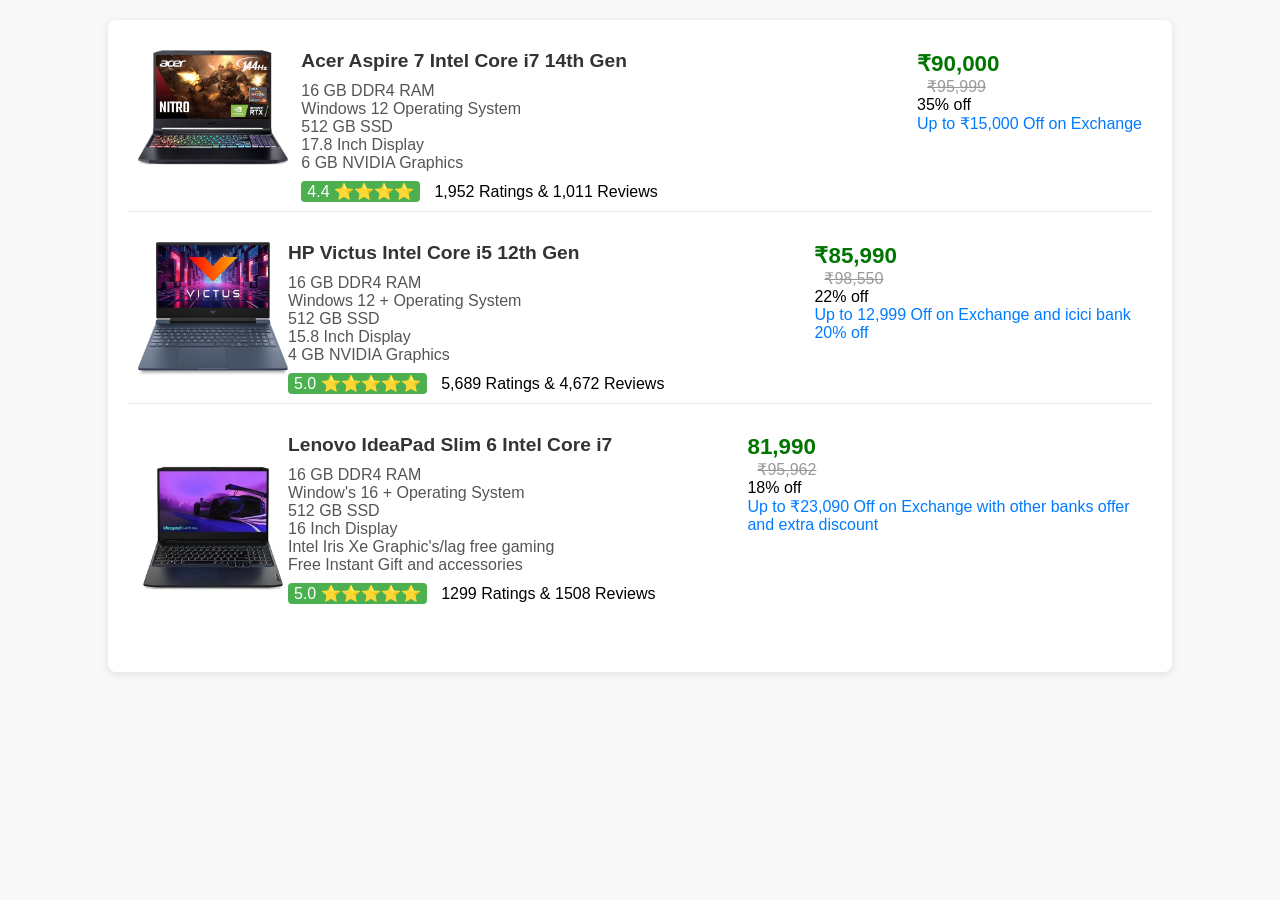
<file: laptop12.html>
<!DOCTYPE html>
<html lang="en">
<head>
    <meta charset="UTF-8">
    <meta name="viewport" content="width=device-width, initial-scale=1.0">
    <title>Product Listing</title>
    <style>
        body {
            font-family: Arial, sans-serif;
            margin: 0;
            padding: 0;
            background-color: #f8f8f8;
        }
        .product-container {
            width: 80%;
            margin: 20px auto;
            background-color: white;
            padding: 20px;
            border-radius: 8px;
            box-shadow: 0 2px 8px rgba(0, 0, 0, 0.1);
        }
        .product {
            display: flex;
            justify-content: space-between;
            align-items: flex-start;
            margin-bottom: 20px;
            padding: 10px;
            border-bottom: 1px solid #eaeaea;
        }
        .product:last-child {
            border-bottom: none;
        }
        .product img {
            width: 150px;
            height: auto;
            border-radius: 4px;
        }
        .product-details {
            width: 60%;
        }
        .product-title {
            font-size: 1.2em;
            font-weight: bold;
            color: #333;
            margin-bottom: 10px;
        }
        .product-info {
            margin-bottom: 10px;
        }
        .product-info span {
            display: block;
            color: #555;
        }
        .price {
            font-size: 1.4em;
            font-weight: bold;
            color: #007600;
        }
        .old-price {
            text-decoration: line-through;
            color: #999;
            margin-left: 10px;
        }
        .rating {
            background-color: #4CAF50;
            color: white;
            padding: 2px 6px;
            border-radius: 4px;
            margin-right: 10px;
        }
        .compare {
            display: flex;
            align-items: center;
        }
        .compare input {
            margin-right: 5px;
        }
        .exchange {
            color: #007bff;
        }
    </style>
</head>
<body>

    <div class="product-container">
        <!-- Product 1 -->
        <div class="product">
            <img src="acer-laptop.jpg" alt="Acer Laptop">
            <div class="product-details">
                <div class="product-title">Acer Aspire 7 Intel Core i7 14th Gen</div>
                <div class="product-info">
                    <span>16 GB DDR4 RAM</span>
                    <span>Windows 12 Operating System</span>
                    <span>512 GB SSD</span>
                    <span>17.8 Inch Display</span>
                    <span>6 GB NVIDIA Graphics</span>
                </div>
                <div>
                    <span class="rating">4.4 ⭐⭐⭐⭐</span> 1,952 Ratings & 1,011 Reviews
                </div>
                
            </div>
            <div class="price-details">
                <div class="price">₹90,000</div>
                <div class="old-price">₹95,999</div>
                <div>35% off</div>
                <div class="exchange">Up to ₹15,000 Off on Exchange</div>
            </div>
        </div>

        <!-- Product 2 -->
        <div class="product">
            <img src="hp-laptop.jpg" alt="HP Laptop">
            <div class="product-details">
                <div class="product-title">HP Victus Intel Core i5 12th Gen</div>
                <div class="product-info">
                    <span>16 GB DDR4 RAM</span>
                    <span>Windows 12 + Operating System</span>
                    <span>512 GB SSD</span>
                    <span>15.8 Inch Display</span>
                    <span>4 GB NVIDIA Graphics</span>
                </div>
                <div>
                    <span class="rating">5.0 ⭐⭐⭐⭐⭐</span> 5,689 Ratings & 4,672 Reviews
                </div>

            </div>
            <div class="price-details">
                <div class="price">₹85,990</div>
                <div class="old-price">₹98,550</div>
                <div>22% off</div>
                <div class="exchange">Up to 12,999 Off on Exchange and icici bank 20% off</div>
            </div>
        </div>

        <!-- Product 3 -->
        <div class="product">
            <img src="lenovo-laptop.jpg" alt="Lenovo Laptop">
            <div class="product-details">
                <div class="product-title">Lenovo IdeaPad Slim 6 Intel Core i7</div>
                <div class="product-info">
                    <span>16 GB DDR4 RAM</span>
                    <span>Window's 16 + Operating System</span>
                    <span>512 GB SSD</span>
                    <span>16 Inch Display</span>
                    <span>Intel Iris Xe Graphic's/lag free gaming</span>
                    <span>Free Instant Gift and accessories</span>
                </div>
                <div>
                    <span class="rating">5.0 ⭐⭐⭐⭐⭐</span> 1299 Ratings & 1508 Reviews
                </div>
                
            </div>
            <div class="price-details">
                <div class="price">81,990</div>
                <div class="old-price">₹95,962</div>
                <div>18% off</div>
                <div class="exchange">Up to ₹23,090 Off on Exchange with other banks offer and extra discount </div>
            </div>
        </div>
    </div>

</body>
</html>
</file>
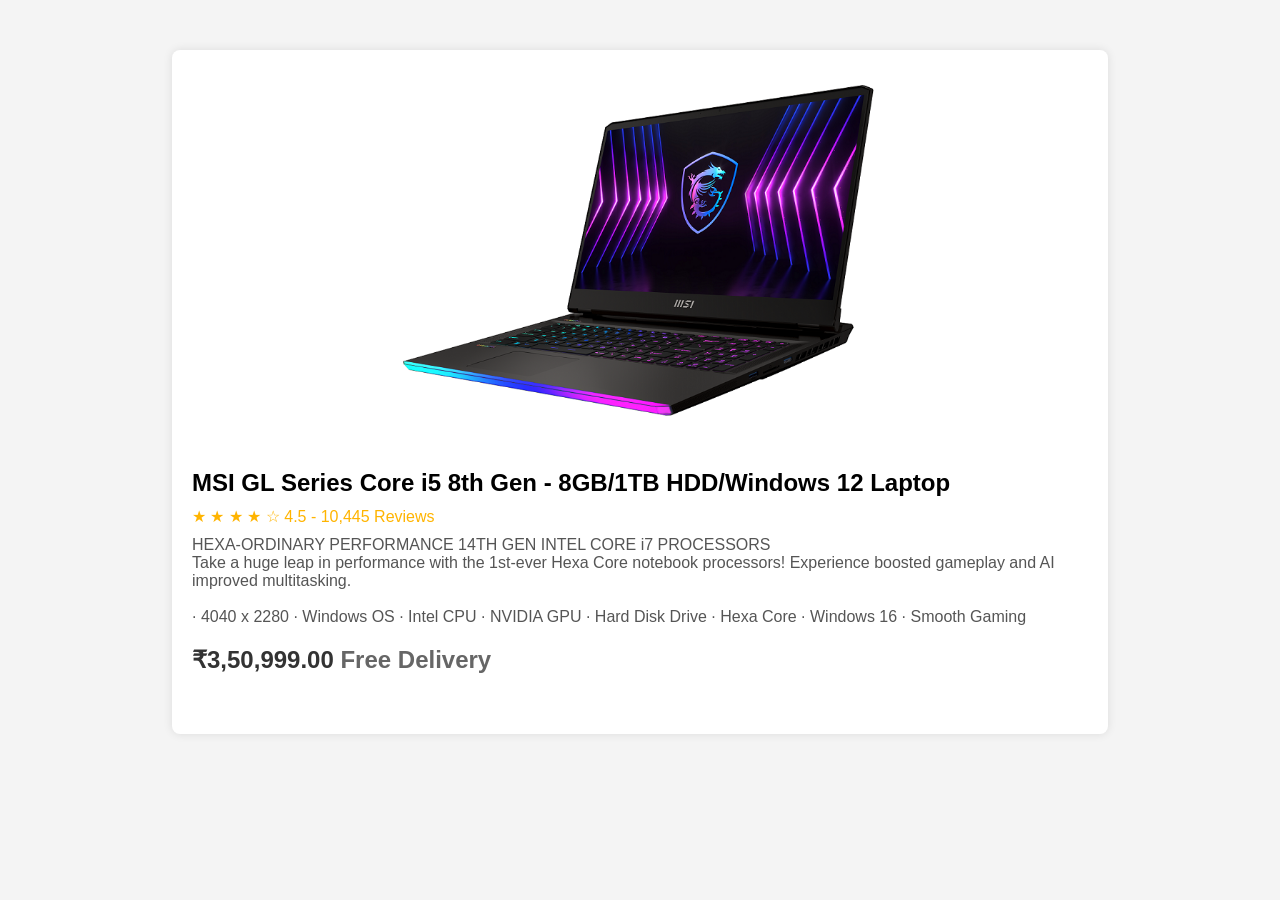
<file: MSI.HTML>
<!DOCTYPE html>
<html lang="en">
<head>
    <meta charset="UTF-8">
    <meta name="viewport" content="width=device-width, initial-scale=1.0">
    <title>MSI GL Series Core i5 8th Gen Laptop</title>
    <style>
        body {
            font-family: Arial, sans-serif;
            background-color: #f4f4f4;
            margin: 0;
            padding: 0;
        }
        .product-card {
            width: 70%;
            margin: 50px auto;
            background-color: white;
            box-shadow: 0px 0px 10px rgba(0, 0, 0, 0.1);
            padding: 20px;
            border-radius: 8px;
        }
        .product-image {
            text-align: center;
        }
        .product-image img {
            width: 80%;
            max-width: 500px;
            border-radius: 8px;
        }
        .product-details {
            padding: 20px 0;
        }
        .product-title {
            font-size: 24px;
            font-weight: bold;
            margin-bottom: 10px;
        }
        .product-rating {
            color: #ffb400;
            margin-bottom: 10px;
        }
        .product-summary {
            color: #555;
            font-size: 16px;
            margin-bottom: 20px;
        }
        .product-price {
            font-size: 24px;
            font-weight: bold;
            color: #333;
            margin-bottom: 20px;
        }
        .product-price span {
            color: #666;
        }
        .product-link {
            font-size: 16px;
            color: #0066cc;
            text-decoration: none;
        }
        .product-link:hover {
            text-decoration: underline;
        }
    </style>
</head>
<body>

    <div class="product-card">
        <div class="product-image">
            <img src="laptop3.jpg" alt="MSI GL Series Core i5 14th Gen Laptop">
        </div>
        <div class="product-details">
            <div class="product-title">MSI GL Series Core i5 8th Gen - 8GB/1TB HDD/Windows 12 Laptop</div>
            <div class="product-rating">★ ★ ★ ★ ☆ 4.5 - 10,445 Reviews</div>
            <div class="product-summary">
                HEXA-ORDINARY PERFORMANCE 14TH GEN INTEL CORE i7 PROCESSORS <br>
                Take a huge leap in performance with the 1st-ever Hexa Core notebook processors! 
                Experience boosted gameplay and AI improved multitasking.
                <br><br>
                · 4040 x 2280 · Windows OS · Intel CPU · NVIDIA GPU · Hard Disk Drive · Hexa Core · Windows 16 · Smooth Gaming
            </div>
            <div class="product-price">₹3,50,999.00 <span>Free Delivery</span></div>
        
        </div>
    </div>

</body>
</html>
</file>
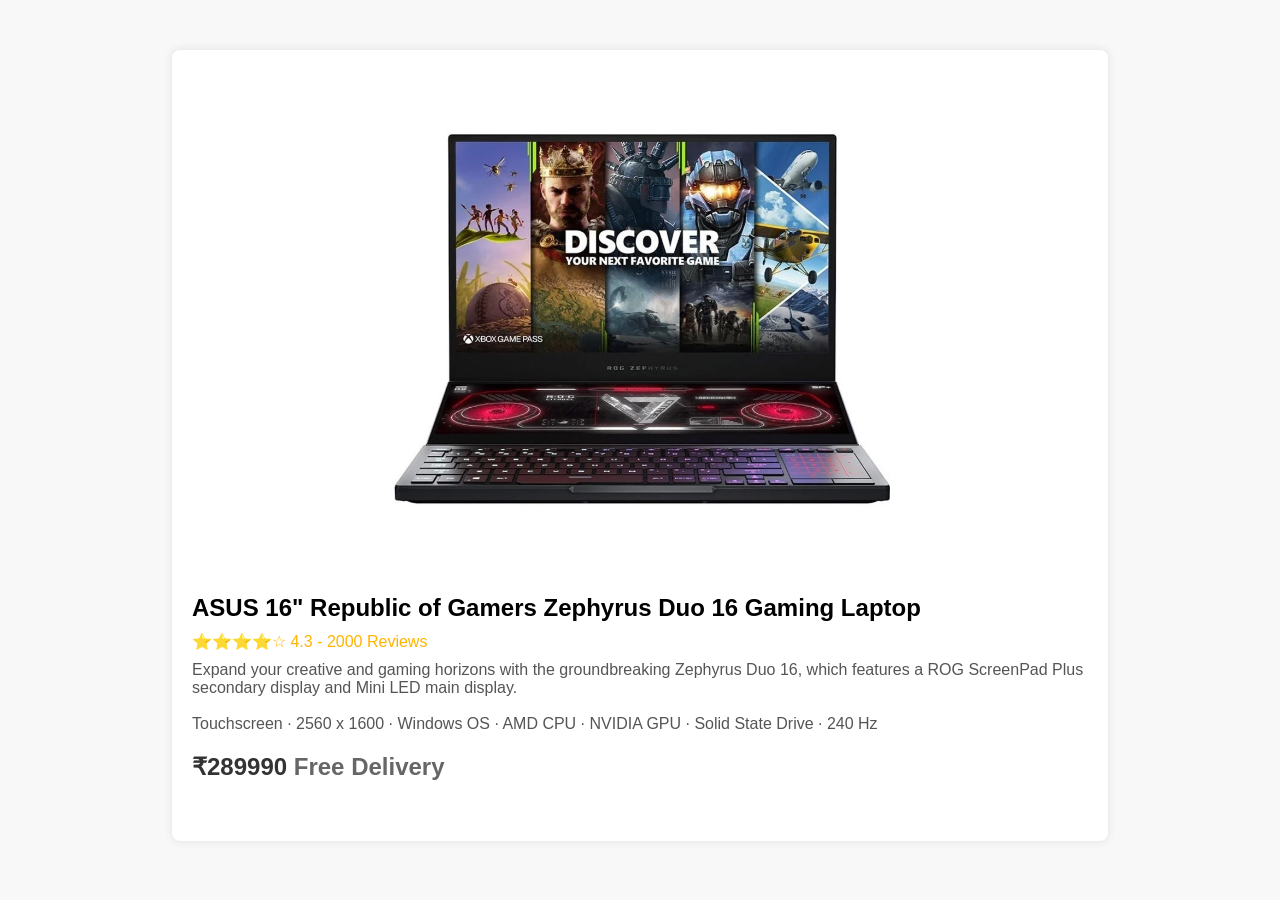
<file: ROG.html>
<!DOCTYPE html>
<html lang="en">
<head>
    <meta charset="UTF-8">
    <meta name="viewport" content="width=device-width, initial-scale=1.0">
    <title>ASUS Zephyrus Duo 16 Gaming Laptop</title>
    <style>
        body {
            font-family: Arial, sans-serif;
            margin: 0;
            padding: 0;
            background-color: #f8f8f8;
        }
        .product-card {
            width: 70%;
            margin: 50px auto;
            background-color: white;
            box-shadow: 0px 0px 10px rgba(0, 0, 0, 0.1);
            padding: 20px;
            border-radius: 8px;
        }
        .product-image {
            text-align: center;
        }
        .product-image img {
            width: 80%;
            max-width: 500px;
            border-radius: 8px;
        }
        .product-details {
            padding: 20px 0;
        }
        .product-title {
            font-size: 24px;
            font-weight: bold;
            margin-bottom: 10px;
        }
        .product-rating {
            color: #ffb400;
            margin-bottom: 10px;
        }
        .product-summary {
            color: #555;
            font-size: 16px;
            margin-bottom: 20px;
        }
        .product-price {
            font-size: 24px;
            font-weight: bold;
            color: #333;
            margin-bottom: 20px;
        }
        .product-price span {
            color: #666;
        }
        .product-link {
            font-size: 16px;
            color: #0066cc;
            text-decoration: none;
        }
        .product-link:hover {
            text-decoration: underline;
        }
    </style>
</head>
<body>

    <div class="product-card">
        <div class="product-image">
            <img src="laptop2.jpg" alt="ASUS 16 Republic of Gamers Zephyrus Duo 16 Gaming Laptop">
        </div>
        <div class="product-details">
            <div class="product-title">ASUS 16" Republic of Gamers Zephyrus Duo 16 Gaming Laptop</div>
            <div class="product-rating">⭐⭐⭐⭐☆ 4.3 - 2000 Reviews</div>
            <div class="product-summary">
                Expand your creative and gaming horizons with the groundbreaking Zephyrus Duo 16, 
                which features a ROG ScreenPad Plus secondary display and Mini LED main display.
                <br><br>
                Touchscreen · 2560 x 1600 · Windows OS · AMD CPU · NVIDIA GPU · Solid State Drive · 240 Hz
            </div>
            <div class="product-price">₹289990 <span>Free Delivery</span></div>
            
        </div>
    </div>

</body>
</html>
</file>
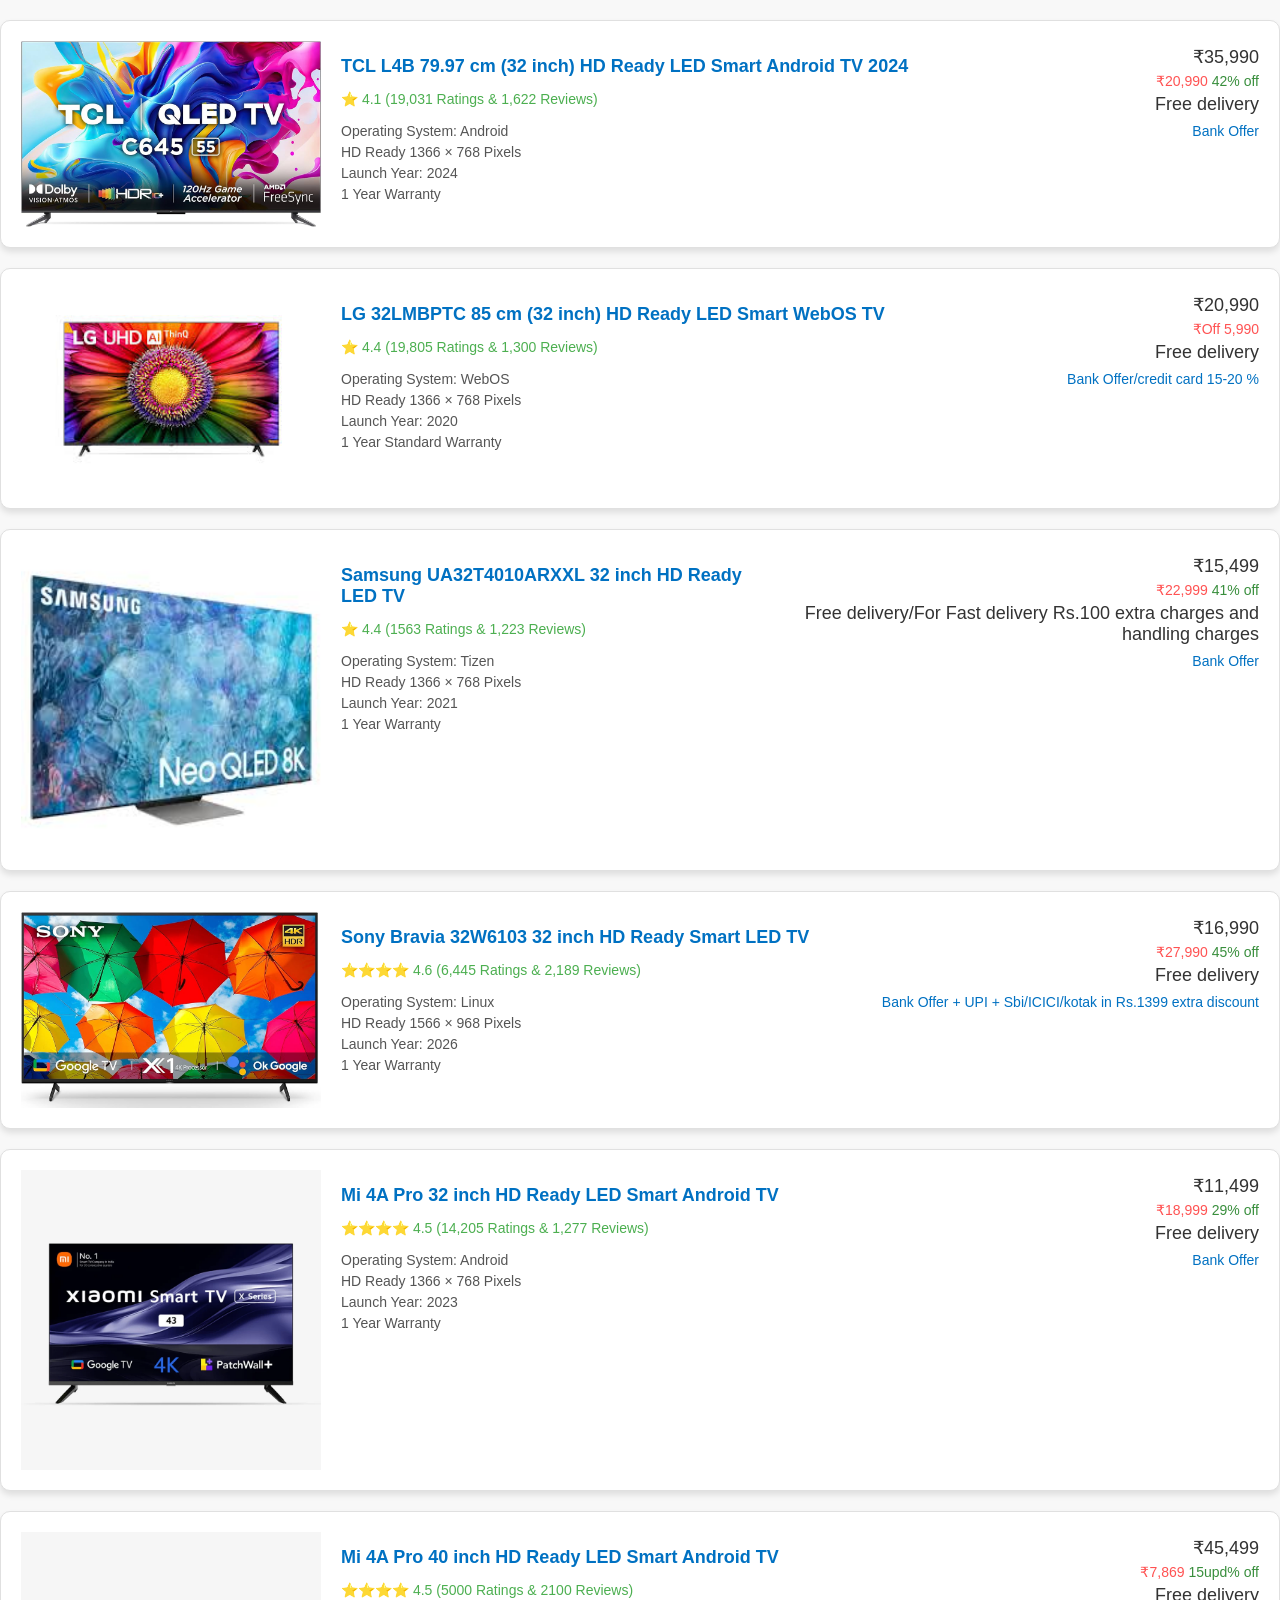
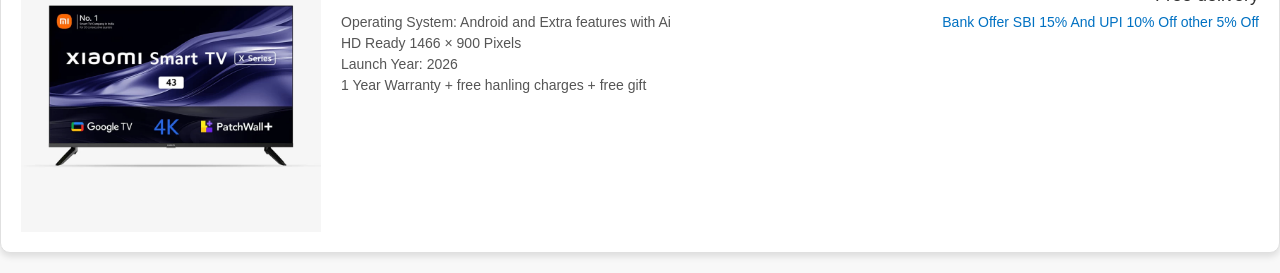
<file: Televisionn.html>
<!DOCTYPE html>
<html lang="en">
<head>
    <meta charset="UTF-8">
    <meta name="viewport" content="width=device-width, initial-scale=1.0">
    <title>TV Comparison</title>
    <style>
        * {
            box-sizing: border-box;
        }

        body {
            font-family: Arial, sans-serif;
            background-color: #f8f8f8;
            margin: 0;
            padding: 0;
            width: 100%;
            overflow-x: hidden;
        }

        .product-card {
            background-color: white;
            width: 100%;
            max-width: 1400px;
            margin: 20px auto;
            border: 1px solid #e0e0e0;
            border-radius: 10px;
            display: flex;
            padding: 20px;
            box-shadow: 0px 4px 6px rgba(0, 0, 0, 0.1);
        }

        .product-image {
            width: 300px;
            height: auto;
            margin-right: 20px;
            flex-shrink: 0;
        }

        .product-details {
            flex-grow: 1;
        }

        .product-details h2 {
            font-size: 18px;
            color: #0071c2;
            margin-bottom: 10px;
        }

        .product-details .rating {
            font-size: 14px;
            color: #4CAF50;
            margin-bottom: 10px;
        }

        .product-details ul {
            list-style-type: none;
            padding: 0;
        }

        .product-details ul li {
            font-size: 14px;
            color: #555;
            margin-bottom: 5px;
        }

        .product-price {
            text-align: right;
            font-size: 18px;
            color: #333;
        }

        .product-price p {
            margin: 5px 0;
        }

        .product-price .discount {
            font-size: 14px;
            color: #ff5252;
        }

        .product-price .discount span {
            color: #388e3c;
        }

        .product-price a {
            text-decoration: none;
            color: #0071c2;
            font-size: 14px;
        }

        @media (max-width: 768px) {
            .product-card {
                flex-direction: column;
                padding: 15px;
                align-items: center;
            }

            .product-image {
                width: 100%;
                max-width: 350px;
                margin-right: 0;
                margin-bottom: 15px;
                display: flex;
                justify-content: center;
            }

            .product-image img {
                width: 100%;
                max-width: 280px;
            }

            .product-details {
                width: 100%;
                text-align: center;
            }

            .product-details h2 {
                font-size: 16px;
            }

            .product-details ul li {
                font-size: 13px;
            }

            .product-price {
                text-align: center;
                margin-top: 10px;
            }
        }

        @media (max-width: 480px) {
            body {
                padding: 0;
                margin: 0;
            }

            .product-card {
                margin: 15px auto;
                padding: 12px;
                width: 100%;
                border-radius: 5px;
                align-items: center;
                flex-direction: column;
            }

            .product-image {
                max-width: 100%;
                width: 100%;
                margin-bottom: 12px;
                display: flex;
                justify-content: center;
            }

            .product-image img {
                width: 100%;
                max-width: 200px;
            }

            .product-details {
                width: 100%;
                text-align: center;
            }

            .product-details h2 {
                font-size: 14px;
                margin-bottom: 8px;
            }

            .product-details .rating {
                font-size: 12px;
                margin-bottom: 8px;
            }

            .product-details ul {
                margin: 0;
            }

            .product-details ul li {
                font-size: 12px;
                margin-bottom: 4px;
            }

            .product-price {
                font-size: 16px;
                text-align: center;
                margin-top: 10px;
            }

            .product-price p {
                margin: 3px 0;
            }

            .product-price .discount {
                font-size: 12px;
            }

            .product-price a {
                font-size: 12px;
            }
        }
    </style>
</head>
<body>
    <div class="product-card">
        <img src="tcl-tv.png" alt="TCL TV" class="product-image">
        <div class="product-details">
            <h2>TCL L4B 79.97 cm (32 inch) HD Ready LED Smart Android TV 2024</h2>
            <p class="rating">⭐ 4.1 <span>(19,031 Ratings & 1,622 Reviews)</span></p>
            <ul>
                <li>Operating System: Android</li>
                <li>HD Ready 1366 × 768 Pixels</li>
                <li>Launch Year: 2024</li>
                <li>1 Year Warranty</li>
            </ul>
        </div>
        <div class="product-price">
            <p>₹35,990</p>
            <p class="discount">₹20,990 <span>42% off</span></p>
            <p>Free delivery</p>
            <a href="#">Bank Offer</a>
        </div>
    </div>

    <div class="product-card">
        <img src="lg-tv.png" alt="LG TV" class="product-image">
        <div class="product-details">
            <h2>LG 32LMBPTC 85 cm (32 inch) HD Ready LED Smart WebOS TV</h2>
            <p class="rating">⭐ 4.4 <span>(19,805 Ratings & 1,300 Reviews)</span></p>
            <ul>
                <li>Operating System: WebOS</li>
                <li>HD Ready 1366 × 768 Pixels</li>
                <li>Launch Year: 2020</li>
                <li>1 Year Standard Warranty</li>
            </ul>
        </div>
        <div class="product-price">
            <p>₹20,990</p>
            <p class="discount">₹Off 5,990 <span></span></p>
            <p>Free delivery</p>
            <a href="#">Bank Offer/credit card 15-20 % </a>
        </div>
    </div>

    <div class="product-card">
        <img src="samsung-tv.png" alt="Samsung TV" class="product-image">
        <div class="product-details">
            <h2>Samsung UA32T4010ARXXL 32 inch HD Ready LED TV</h2>
            <p class="rating">⭐ 4.4 <span>(1563 Ratings & 1,223 Reviews)</span></p>
            <ul>
                <li>Operating System: Tizen</li>
                <li>HD Ready 1366 × 768 Pixels</li>
                <li>Launch Year: 2021</li>
                <li>1 Year Warranty</li>
            </ul>
        </div>
        <div class="product-price">
            <p>₹15,499</p>
            <p class="discount">₹22,999 <span>41% off</span></p>
            <p>Free delivery/For Fast delivery Rs.100 extra charges and handling charges </p>
            <a href="#">Bank Offer</a>
        </div>
    </div>

    <div class="product-card">
        <img src="sony-tv.png" alt="Sony TV" class="product-image">
        <div class="product-details">
            <h2>Sony Bravia 32W6103 32 inch HD Ready Smart LED TV</h2>
            <p class="rating">⭐⭐⭐⭐ 4.6 <span>(6,445 Ratings & 2,189 Reviews)</span></p>
            <ul>
                <li>Operating System: Linux</li>
                <li>HD Ready 1566 × 968 Pixels</li>
                <li>Launch Year: 2026</li>
                <li>1 Year Warranty</li>
            </ul>
        </div>
        <div class="product-price">
            <p>₹16,990</p>
            <p class="discount">₹27,990 <span>45% off</span></p>
            <p>Free delivery</p>
            <a href="#">Bank Offer + UPI + Sbi/ICICI/kotak in Rs.1399 extra discount </a>
        </div>
    </div>

    <div class="product-card">
        <img src="mi-tv.png" alt="Mi TV" class="product-image">
        <div class="product-details">
            <h2>Mi 4A Pro 32 inch HD Ready LED Smart Android TV</h2>
            <p class="rating">⭐⭐⭐⭐ 4.5 <span>(14,205 Ratings & 1,277 Reviews)</span></p>
            <ul>
                <li>Operating System: Android</li>
                <li>HD Ready 1366 × 768 Pixels</li>
                <li>Launch Year: 2023</li>
                <li>1 Year Warranty</li>
            </ul>
        </div>
        <div class="product-price">
            <p>₹11,499</p>
            <p class="discount">₹18,999 <span>29% off</span></p>
            <p>Free delivery</p>
            <a href="#">Bank Offer</a>
        </div>
    </div>
        <div class="product-card">
        <img src="mi-tv.png" alt="Mi TV" class="product-image">
        <div class="product-details">
            <h2>Mi 4A Pro 40 inch HD Ready LED Smart Android TV</h2>
            <p class="rating">⭐⭐⭐⭐ 4.5 <span>(5000 Ratings & 2100 Reviews)</span></p>
            <ul>
                <li>Operating System: Android and Extra features with Ai</li>
                <li>HD Ready 1466 × 900 Pixels</li>
                <li>Launch Year: 2026</li>
                <li>1 Year Warranty + free hanling charges + free gift</li>
            </ul>
        </div>
        <div class="product-price">
            <p>₹45,499</p>
            <p class="discount">₹7,869 <span>15upd% off</span></p>
            <p>Free delivery</p>
            <a href="#">Bank Offer SBI 15% And UPI 10% Off other 5% Off</a>
        </div>
    </div>
</body>
</html>
</file>
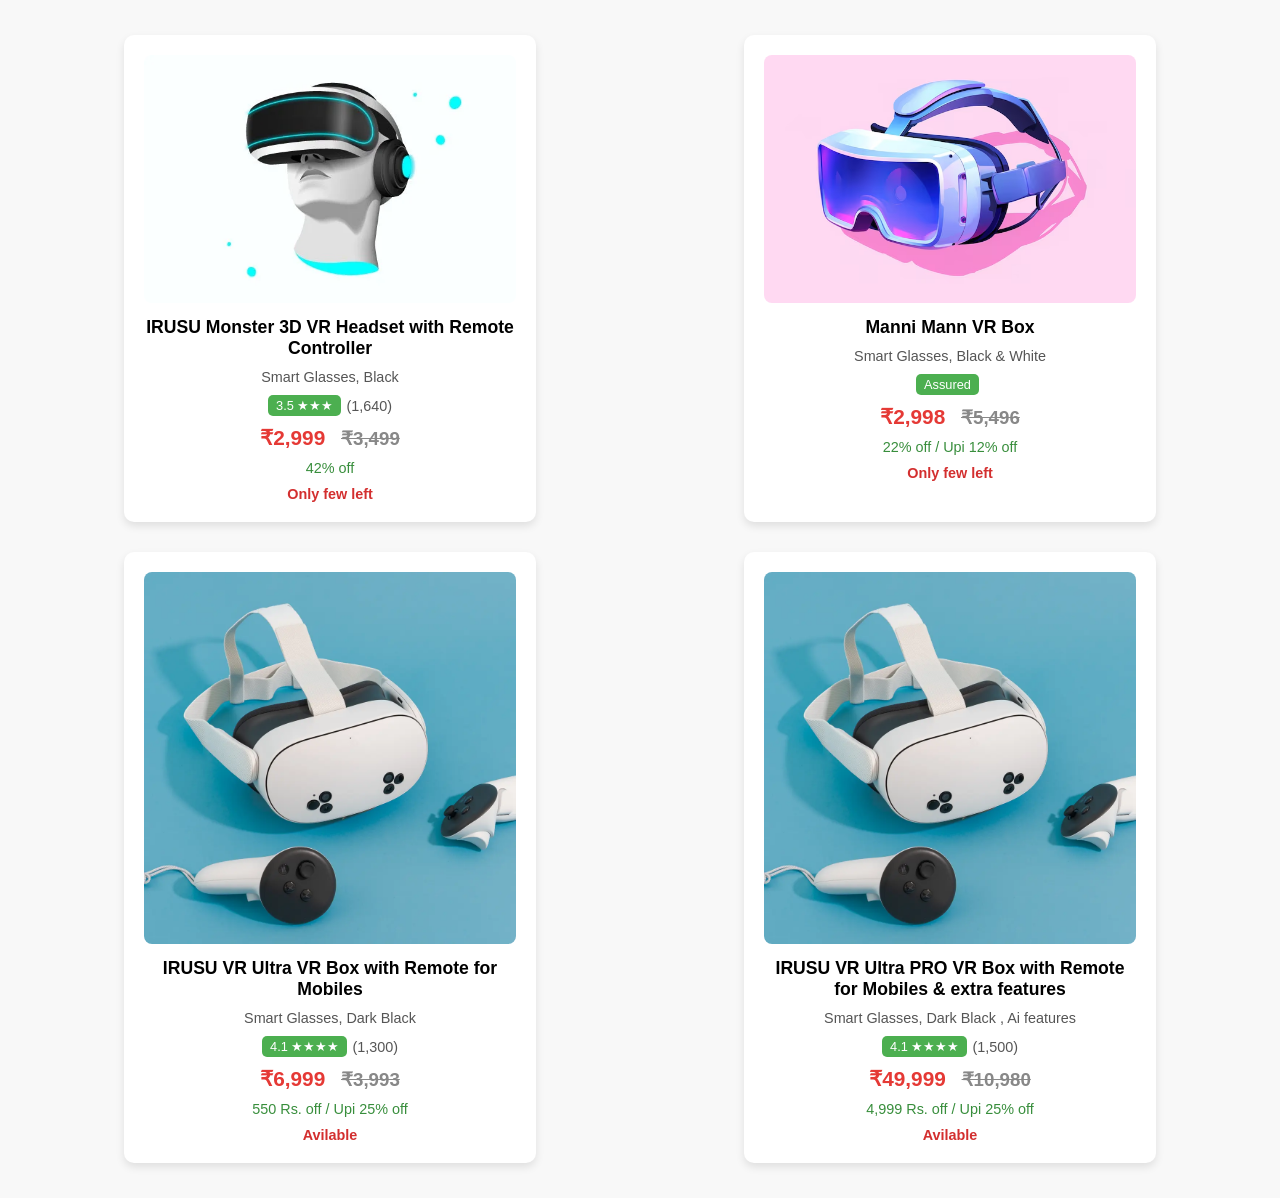
<file: vr.html>
<!DOCTYPE html>
<html lang="en">
<head>
    <meta charset="UTF-8">
    <meta name="viewport" content="width=device-width, initial-scale=1.0">
    <title>VR Products Listing</title>
    <style>
        body {
            font-family: Arial, sans-serif;
            margin: 0;
            padding: 0;
            background-color: #f8f8f8;
        }
        .container {
            display: flex;
            justify-content: space-around;
            flex-wrap: wrap;
            margin: 20px;
        }
        .product {
            background-color: white;
            width: 30%;
            margin: 15px;
            padding: 20px;
            border-radius: 10px;
            box-shadow: 0 4px 8px rgba(0, 0, 0, 0.1);
            text-align: center;
            transition: transform 0.2s;
        }
        .product:hover {
            transform: translateY(-5px);
        }
        .product img {
            max-width: 100%;
            border-radius: 8px;
        }
        .title {
            font-size: 1.1em;
            font-weight: bold;
            margin: 10px 0;
        }
        .description {
            color: #555;
            font-size: 0.9em;
            margin-bottom: 10px;
        }
        .price {
            font-size: 1.3em;
            color: #e53935;
            font-weight: bold;
            margin: 10px 0;
        }
        .old-price {
            text-decoration: line-through;
            color: #888;
            font-size: 0.9em;
            margin-left: 10px;
        }
        .discount {
            color: #388e3c;
            font-size: 0.9em;
        }
        .rating {
            display: flex;
            justify-content: center;
            align-items: center;
            margin-top: 10px;
        }
        .rating span {
            background-color: #4caf50;
            color: white;
            padding: 3px 8px;
            border-radius: 5px;
            font-size: 0.8em;
            margin-right: 5px;
        }
        .reviews {
            color: #555;
            font-size: 0.9em;
        }
        .availability {
            color: #d32f2f;
            margin-top: 10px;
            font-size: 0.9em;
            font-weight: bold;
        }
    </style>
</head>
<body>

<div class="container">
    <!-- Product 1 -->
    <div class="product">
        <img src="vr-headset-1.jpg" alt="IRUSU Monster 3D VR Headset">
        <div class="title">IRUSU Monster 3D VR Headset with Remote Controller</div>
        <div class="description">Smart Glasses, Black</div>
        <div class="rating">
            <span>3.5 ★★★</span>
            <div class="reviews">(1,640)</div>
        </div>
        <div class="price">₹2,999
            <span class="old-price">₹3,499</span>
        </div>
        <div class="discount">42% off</div>
        <div class="availability">Only few left</div>
    </div>

    <!-- Product 2 -->
    <div class="product">
        <img src="vr-headset-2.jpg" alt="Manni Mann VR Box">
        <div class="title">Manni Mann VR Box</div>
        <div class="description">Smart Glasses, Black & White</div>
        <div class="rating">
            <span>Assured</span>
        </div>
        <div class="price">₹2,998
            <span class="old-price">₹5,496</span>
        </div>
        <div class="discount">22% off / Upi 12% off</div>
        <div class="availability">Only few left</div>
    </div>

    <!-- Product 3 -->
    <div class="product">
        <img src="vr-headset-3.jpg" alt="IRUSU VR Ultra VR Box">
        <div class="title">IRUSU VR Ultra VR Box with Remote for Mobiles</div>
        <div class="description">Smart Glasses, Dark Black</div>
        <div class="rating">
            <span>4.1 ★★★★</span>
            <div class="reviews">(1,300)</div>
        </div>
        <div class="price">₹6,999
            <span class="old-price">₹3,993</span>
        </div>
        <div class="discount">550 Rs. off / Upi 25% off</div>
        <div class="availability">Avilable</div>
    </div>
      <!-- Product 4 -->
    <div class="product">
        <img src="vr-headset-3.jpg" alt="IRUSU VR Ultra VR Box">
        <div class="title">IRUSU VR Ultra PRO VR Box with Remote for Mobiles & extra features</div>
        <div class="description">Smart Glasses, Dark Black , Ai features</div>
        <div class="rating">
            <span>4.1 ★★★★</span>
            <div class="reviews">(1,500)</div>
        </div>
        <div class="price">₹49,999
            <span class="old-price">₹10,980</span>
        </div>
        <div class="discount">4,999 Rs. off / Upi 25% off</div>
        <div class="availability">Avilable</div>
    </div>
</div>

</body>
</html>
</file>
<file: style.css>
/* General Styles */
* {
    margin: 0;
    padding: 0;
    box-sizing: border-box;
}

body {
    font-family: 'Arial', sans-serif;
    background-color: #f4f4f4;
    color: #333;
}

/* Header */
.header {   
    background-color: #fff;
    border-bottom: 2px solid #e2e2e2;
    padding-bottom: 10px;
}

.top-header {
    background-color: #0c1f60;
    color: #fff;
    text-align: center;
    padding: 10px 0;
    font-size: 14px;
}

.header-links {
    position: absolute;
    top: 10px;
    right: 10px;
}

.header-links a {
    color: #fff;
    margin-left: 15px;
}

.main-header {
    display: flex;
    justify-content: space-between;
    align-items: center;
    padding: 15px 20px;
}

.logo {
    font-size: 30px;
    font-weight: bold;
    color: #0c1f60;
}

.logo span {
    color: #ffc107;
}

.main-nav ul {
    list-style: none;
    display: flex;
    gap: 20px;
}
.main-nav a:hover{
    color: #fd0101;
   
}
.main-nav a {
    color: #333;
    font-size: 16px;
    text-decoration: none;
}

.search-bar {
    display: flex;
}

.search-bar input {
    padding: 8px;
    width: 200px;
    border: 1px solid #ccc;
    border-radius: 5px;
}

.search-bar button {
    padding: 8px 12px;
    background-color: #ffc107;
    border: none;
    cursor: pointer;
}

/* Hamburger Menu - Hidden by default on desktop */
.hamburger-menu {
    display: none;
}

/* Main Banner */
.main-banner {
    background-color: #240061;
    color: #fff;
    display: flex;
    justify-content: space-between;
    align-items: center;
    padding: 40px;
}

.banner-content h2 {
    font-size: 32px;
    margin-bottom: 15px;
}

.banner-content p {
    font-size: 18px;
    margin-bottom: 20px;
}

.banner-content .btn {
    padding: 12px 25px;
    background-color: #ffc107;
    color: #000;
    border: none;
    border-radius: 5px;
    cursor: pointer;
}
.banner-content .btn:hover {
    color: red;
}

.main-banner img {
    max-width: 50%;
}

/* Services Section */
.services {
    display: flex;
    justify-content: space-around;
    background-color: #ffc107;
    padding: 20px;
}

.service-item {
    text-align: center;
    font-size: 16px;
}

/* Product Offers */
.product-offers {
    display: flex;
    justify-content: space-between;
    padding: 30px 40px;
    background-color: #fff;
}
.offer-item img{
    height: 190px;
    right: 10;
    margin-left: 5px;
    margin-right: 5px;
}

.offer-item {
    text-align: center;
    padding: 30px 40px;
    background:linear-gradient(to bottom, #240061 50%, rgb(225, 1, 246) 80%); 
}

/* Best Sellers */
.best-sellers {
    display: flex;
    justify-content: space-between;
    padding: 30px 40px;
    background-color: #fff;
}
.best-sellers img{ 
    height: 550px;
    right: 5;
    margin: 30px;
    width: 620PX;
}
.best-sellers{
    text-align: center;
    padding: 30px 40px;
    background-color: #fff;
    /* background-color: ; */
    margin: 5px;
}
.best-sellers .btn:hover{
  color: red;
}
.product1{
    background-color: #ffc107;
}

.product2{
   background-color: #8572e4ee;
}

/* Cyber Monday Section */
.cyber-monday {
    padding: 40px 20px;
    background-color: #240061;
    color: #fff;
    text-align: center;
}

.cyber-monday h2 {
    font-size: 28px;
    margin-bottom: 20px;
}

.offers-banner {
    display: flex;
    justify-content: space-around;
}

.offer-box {
    width: 40%;
    padding: 20px;
    background-color: #00aaff;
    border-radius: 8px;
    font-size: 16px;
}

/* Top Categories Section */
.top-categories {
    padding: 40px 20px;
    background-color: #f4f4f4;
}

.top-categories h2 {
    font-size: 28px;
    margin-bottom: 40px;
    text-align: left;
}

.categories-grid {
    display: grid;
    grid-template-columns: repeat(6, 1fr);
    gap: 50px;
    justify-items: center;
}

.category-item {
    text-align: center;
}

.category-item img {
    width: 120px;
    height: 115px;
    border-radius: 50%;
    margin-bottom: 10px;
    
}
.category-item img:hover {
box-shadow: 20px 10px 20px rgba(14, 0, 19, 0.577);
}
.category-item p {
    font-size: 16px;
}


/* Scope to the new-products-container to avoid conflicts */
.new-products-container {
    font-family: Arial, sans-serif;
}

.new-products-container header {
    display: flex;
    justify-content: space-between;
    align-items: center;
    margin-bottom: 20px;
}

.new-products-container h1 {
    color: rgb(23, 172, 231);
    font-size: 36px;
}
.new-products-container h1:hover{
    color:red
}
.new-products-container .shop-all {
    text-decoration: none;
    color: #666;
    font-size: 14px;
}

.new-products-container .new-products {
    display: flex;
    justify-content: space-between;
    flex-wrap: wrap;
}

.new-products-container .product,
.new-products-container .promo {
    background-color: white;
    padding: 20px;
    margin: 10px;
    text-align: center;
    border-radius: 8px;
    box-shadow: 0 4px 8px rgba(0, 0, 0, 0.1);
    flex: 1 1 22%;
    position: relative;
}

.new-products-container .product.sale::before {
    content: "Sale";
    color: #ff6b6b;
    background-color: #ffe6e6;
    padding: 2px 8px;
    font-size: 12px;
    position: absolute;
    top: 15px;
    left: 15px;
    border-radius: 4px;
}

.new-products-container .product img{
    width: 100%;
    height: auto;
    border-radius: 5px;
}
.new-products-container .product img:hover{
    box-shadow: 5px 2px 20px rgba(234, 125, 52, 0.708);
}
.new-products-container .promo img {
    width: 100%;
    height: auto;
    border-radius: 5px;
    height: 500px;
}
.new-products-container .promo img:hover{
    box-shadow: 5px 2px 20px rgba(234, 125, 52, 0.708);
}

.new-products-container .product-info h3 {
    color: #444;
    font-size: 16px;
    margin: 10px 0;
    text-transform: uppercase;
}

.new-products-container .price {
    font-size: 14px;
    margin: 5px 0;
}

.new-products-container .price s {
    color: #999;
}

.new-products-container .current-price {
    color: #d9534f;
    font-weight: bold;
}

.new-products-container .color-options {
    margin: 10px 0;
}

.new-products-container .color {
    width: 20px;
    height: 20px;
    border-radius: 50%;
    display: inline-block;
    margin-right: 5px;
}

.new-products-container button {
    padding: 10px 20px;
    background-color: white;
    color: black;
    border: 2px solid black;
    border-radius: 5px;
    cursor: pointer;
    font-size: 14px;
}

.new-products-container button:hover {
    background-color: black;
    color: white;
}

.new-products-container .promo {
    flex: 28%;
    position: relative;
}

.new-products-container .promo .promo-text {
    position: absolute;
    top: 50%;
    left: 50%;
    transform: translate(-50%, -50%);
    text-align: center;
    color: white;
}

.new-products-container .promo-text h2 {
    color: #00aaff;
    font-size: 24px;
}

.new-products-container .shop-now {
    background-color: #00aaff;
    border-color: #00aaff;
    color: white;
}

.new-products-container .shop-now:hover {
    background-color: #0088cc;
}
/* contact us */

.container {
    display: flex;
    max-width: 1500px;
    margin: 40px auto;
    padding: 20px;
    background-color: white;
    border-radius: 8px;
    box-shadow: 0 0 10px rgba(0, 0, 0, 0.1);
}

.left-section {
    flex: 1;
    padding: 20px;
}

.left-section h2 {
    color: #003366;
    margin-bottom: 20px;
}

.left-section p {
    font-size: 1.1em;
    line-height: 1.6;
    margin-bottom: 30px;
}

.left-section .find-office {
    margin-top: 20px;
}

.find-office a {
    display: inline-block;
    background-color: #003366;
    color: white;
    padding: 12px 20px;
    text-decoration: none;
    border-radius: 5px;
}

.find-office a:hover {
    background-color: #0056b3;
}

.right-section {
    flex: 1.5;
    margin-left: 20px;
    height: 400px;
    background-color: #f0f0f0;
}

.right-section iframe {
    width: 100%;
    height: 100%;
    border: 0;
}

.social img {
    width: 40px;
    margin-right: 10px;
}

.help-options {
    text-align: center;
    padding: 40px;
    background-color: #343a40;
    color: white;
}

.help-grid {
    display: flex;
    justify-content: center;
    flex-wrap: wrap;
}

.help-item {
    flex: 1;
    margin: 20px;
    text-align: center;
    max-width: 300px;
}

.help-item img {
    width: 100px;
    height: 100px;
    margin-bottom: 20px;
}

.help-item p {
    font-size: 1.1em;
    color: white;
}

/* ============================================
   RESPONSIVE DESIGN - MOBILE, TABLET, LAPTOP
   ============================================ */

/* ============= TABLET (768px to 1024px) ============= */
@media (max-width: 1024px) {
    /* Header adjustments */
    .main-header {
        flex-wrap: wrap;
        padding: 10px 15px;
    }

    .logo {
        font-size: 24px;
    }

    /* Hide hamburger on tablet */
    .hamburger-menu {
        display: none;
    }

    .main-nav {
        display: block !important;
        position: static;
        width: auto;
        border-bottom: none;
        box-shadow: none;
    }

    .main-nav ul {
        flex-direction: row;
        gap: 15px;
    }

    .main-nav a {
        font-size: 14px;
        padding: 0;
        border-bottom: none;
    }

    .main-nav a:hover {
        background-color: transparent;
    }

    .search-bar input {
        width: 150px;
        padding: 6px;
    }

    .search-bar button {
        padding: 6px 10px;
        font-size: 14px;
    }

    /* Main Banner adjustments */
    .main-banner {
        padding: 30px 25px;
        flex-direction: column;
        text-align: center;
    }

    .banner-content h2 {
        font-size: 26px;
    }

    .banner-content p {
        font-size: 16px;
    }

    .main-banner img {
        max-width: 80%;
        margin-top: 20px;
    }

    /* Services section */
    .services {
        padding: 15px;
        flex-wrap: wrap;
        gap: 15px;
    }

    .service-item {
        flex: 1 1 calc(50% - 10px);
        font-size: 14px;
    }

    /* Product Offers */
    .product-offers {
        padding: 20px;
        flex-wrap: wrap;
        gap: 15px;
    }

    .offer-item {
        padding: 20px;
        flex: 1 1 calc(50% - 10px);
    }

    .offer-item img {
        height: 150px;
    }

    /* Best Sellers */
    .best-sellers {
        padding: 20px;
        flex-wrap: wrap;
    }

    .best-sellers img {
        height: 350px;
        width: 100%;
        margin: 15px 0;
    }

    .product1, .product2 {
        flex: 1 1 100%;
    }

    /* Categories Grid */
    .categories-grid {
        grid-template-columns: repeat(4, 1fr);
        gap: 30px;
    }

    .category-item img {
        width: 100px;
        height: 95px;
    }

    /* Products Grid */
    .new-products-container .new-products {
        justify-content: space-between;
    }

    .new-products-container .product,
    .new-products-container .promo {
        flex: 1 1 calc(50% - 10px);
    }

    .new-products-container .promo {
        flex: 1 1 100%;
    }

    .new-products-container h1 {
        font-size: 28px;
    }

    /* Contact Section */
    .container {
        flex-direction: column;
        margin: 30px auto;
    }

    .right-section {
        margin-left: 0;
        margin-top: 20px;
        height: 300px;
    }

    /* Cyber Monday Section */
    .offers-banner {
        flex-direction: column;
        gap: 20px;
    }

    .offer-box {
        width: 100%;
    }
}

/* ============= MOBILE (0px to 768px) ============= */
@media (max-width: 768px) {
    /* Top Header */
    .top-header {
        font-size: 12px;
        padding: 8px 0;
    }

    .header-links {
        top: 5px;
        right: 5px;
    }

    .header-links a {
        margin-left: 10px;
        font-size: 12px;
    }

    /* Main Header */
    .main-header {
        flex-direction: column;
        align-items: flex-start;
        padding: 10px;
        gap: 10px;
        position: relative;
    }

    .logo {
        font-size: 20px;
        width: 100%;
    }

    /* Hamburger Menu Button */
    .hamburger-menu {
        display: flex;
        flex-direction: column;
        justify-content: space-between;
        width: 30px;
        height: 24px;
        background: none;
        border: none;
        cursor: pointer;
        padding: 0;
        margin-bottom: 10px;
    }

    .hamburger-menu span {
        display: block;
        width: 100%;
        height: 3px;
        background-color: #0c1f60;
        border-radius: 2px;
        transition: all 0.3s ease;
    }

    .hamburger-menu.active span:nth-child(1) {
        transform: rotate(45deg) translate(10px, 10px);
    }

    .hamburger-menu.active span:nth-child(2) {
        opacity: 0;
    }

    .hamburger-menu.active span:nth-child(3) {
        transform: rotate(-45deg) translate(7px, -7px);
    }

    /* Navigation Menu */
    .main-nav {
        display: none !important;
        position: absolute;
        top: 120px;
        left: 0;
        right: 0;
        background-color: #fff;
        border-bottom: 2px solid #e2e2e2;
        box-shadow: 0 5px 10px rgba(0, 0, 0, 0.1);
        width: 100%;
    }

    .main-nav.active {
        display: block !important;
    }

    .main-nav ul {
        flex-direction: column;
        gap: 0;
        width: 100%;
    }

    .main-nav a {
        font-size: 14px;
        display: block;
        padding: 12px 20px;
        border-bottom: 1px solid #f0f0f0;
        transition: background-color 0.3s ease;
    }

    .main-nav a:hover {
        background-color: #f9f9f9;
    }

    .search-bar {
        width: 100%;
        margin-top: 10px;
    }

    .search-bar input {
        width: 100%;
        padding: 8px;
        font-size: 14px;
    }

    .search-bar button {
        padding: 8px 15px;
        font-size: 12px;
    }

    /* Main Banner */
    .main-banner {
        padding: 20px 15px;
        flex-direction: column;
        text-align: center;
    }

    .banner-content h2 {
        font-size: 22px;
        margin-bottom: 10px;
    }

    .banner-content p {
        font-size: 14px;
        margin-bottom: 15px;
    }

    .banner-content .btn {
        padding: 10px 20px;
        font-size: 14px;
    }

    .main-banner img {
        max-width: 100%;
        margin-top: 15px;
        height: auto;
    }

    /* Services Section */
    .services {
        padding: 15px;
        flex-direction: column;
        gap: 12px;
    }

    .service-item {
        font-size: 13px;
        padding: 10px;
    }

    /* Product Offers */
    .product-offers {
        padding: 15px;
        flex-direction: column;
        gap: 15px;
    }

    .offer-item {
        padding: 20px 15px;
    }

    .offer-item img {
        height: 130px;
        width: 100%;
        margin: 0;
    }

    .offer-item h3 {
        font-size: 16px;
        margin-top: 10px;
    }

    .offer-item p {
        font-size: 14px;
    }

    /* Best Sellers Section */
    h2 {
        font-size: 20px;
        padding: 0 15px;
    }

    .best-sellers {
        padding: 15px;
        flex-direction: column;
    }

    .best-sellers img {
        height: auto;
        width: 100%;
        margin: 10px 0;
    }

    .product1, .product2 {
        padding: 15px;
    }

    .product1 h1, .product2 h1 {
        font-size: 18px;
    }

    .product1 p, .product2 p {
        font-size: 13px;
    }

    .best-sellers .btn {
        padding: 8px 15px;
        font-size: 12px;
    }

    /* Cyber Monday Section */
    .cyber-monday {
        padding: 20px 15px;
    }

    .cyber-monday h2 {
        font-size: 22px;
        margin-bottom: 15px;
    }

    .offers-banner {
        flex-direction: column;
        gap: 15px;
    }

    .offer-box {
        width: 100%;
        padding: 15px;
        font-size: 14px;
    }

    /* Categories Section */
    .top-categories {
        padding: 20px 15px;
    }

    .top-categories h2 {
        font-size: 20px;
        margin-bottom: 20px;
    }

    .categories-grid {
        grid-template-columns: repeat(3, 1fr);
        gap: 20px;
    }

    .category-item img {
        width: 80px;
        height: 75px;
    }

    .category-item p {
        font-size: 12px;
    }

    /* New Products Container */
    .new-products-container {
        padding: 0 15px;
    }

    .new-products-container header {
        flex-direction: column;
        align-items: flex-start;
        gap: 10px;
    }

    .new-products-container h1 {
        font-size: 22px;
    }

    .new-products-container .new-products {
        flex-direction: column;
        gap: 15px;
    }

    .new-products-container .product,
    .new-products-container .promo {
        flex: 1 1 100%;
        padding: 15px;
        margin: 5px 0;
    }

    .new-products-container .product-info h3 {
        font-size: 14px;
    }

    .new-products-container button {
        padding: 8px 15px;
        font-size: 12px;
    }

    .new-products-container .promo img {
        height: 200px;
    }

    /* Contact Section */
    .container {
        flex-direction: column;
        margin: 20px auto;
        padding: 15px;
    }

    .left-section {
        padding: 15px;
    }

    .left-section h2 {
        font-size: 18px;
    }

    .left-section p {
        font-size: 14px;
    }

    .find-office a {
        padding: 10px 15px;
        font-size: 12px;
    }

    .right-section {
        margin-left: 0;
        margin-top: 15px;
        height: 250px;
    }

    /* Help Options */
    .help-options {
        padding: 20px 15px;
    }

    .help-grid {
        flex-direction: column;
        gap: 15px;
    }

    .help-item {
        flex: 1 1 100%;
        margin: 10px 0;
        max-width: 100%;
    }

    .help-item img {
        width: 80px;
        height: 80px;
    }

    .help-item p {
        font-size: 13px;
    }
}

/* ============= EXTRA SMALL DEVICES (0px to 480px) ============= */
@media (max-width: 480px) {
    /* Top Header */
    .top-header p {
        font-size: 11px;
    }

    /* Main Header */
    .main-header {
        padding: 8px;
    }

    .logo {
        font-size: 18px;
    }

    .main-nav a {
        font-size: 12px;
    }

    .search-bar input {
        width: 100%;
        font-size: 12px;
    }

    /* Banner Adjustments */
    .main-banner {
        padding: 15px 10px;
    }

    .banner-content h2 {
        font-size: 18px;
    }

    .banner-content p {
        font-size: 12px;
    }

    /* Services */
    .services {
        padding: 10px;
        gap: 10px;
    }

    .service-item {
        font-size: 11px;
        padding: 8px;
    }

    /* Product Offers */
    .product-offers {
        padding: 10px;
    }

    .offer-item {
        padding: 15px 10px;
    }

    .offer-item img {
        height: 100px;
    }

    /* Headings */
    h2 {
        font-size: 18px;
        padding: 0 10px;
    }

    /* Categories Grid */
    .categories-grid {
        grid-template-columns: repeat(2, 1fr);
        gap: 15px;
    }

    .category-item img {
        width: 70px;
        height: 65px;
    }

    /* Help Items */
    .help-item {
        margin: 8px 0;
    }

    .help-item img {
        width: 70px;
        height: 70px;
    }

    .help-item p {
        font-size: 11px;
    }
}
</file>
